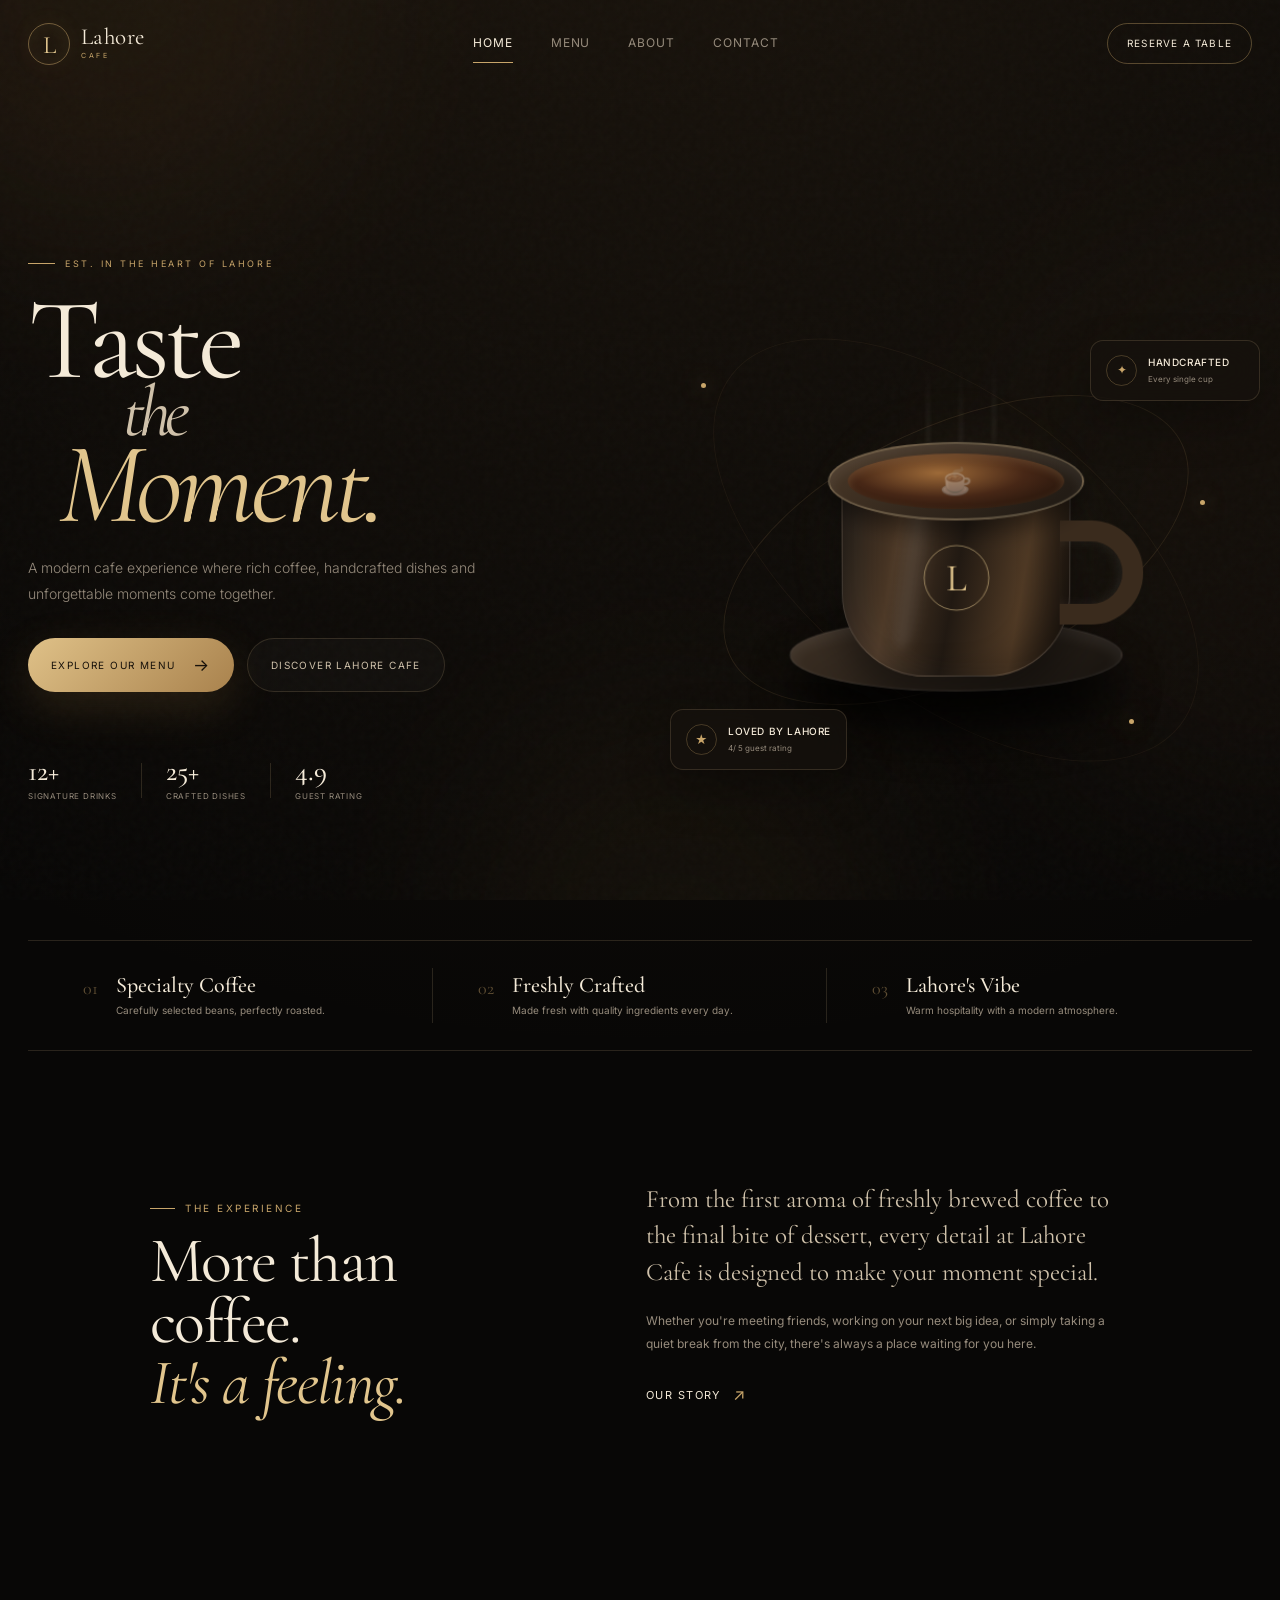
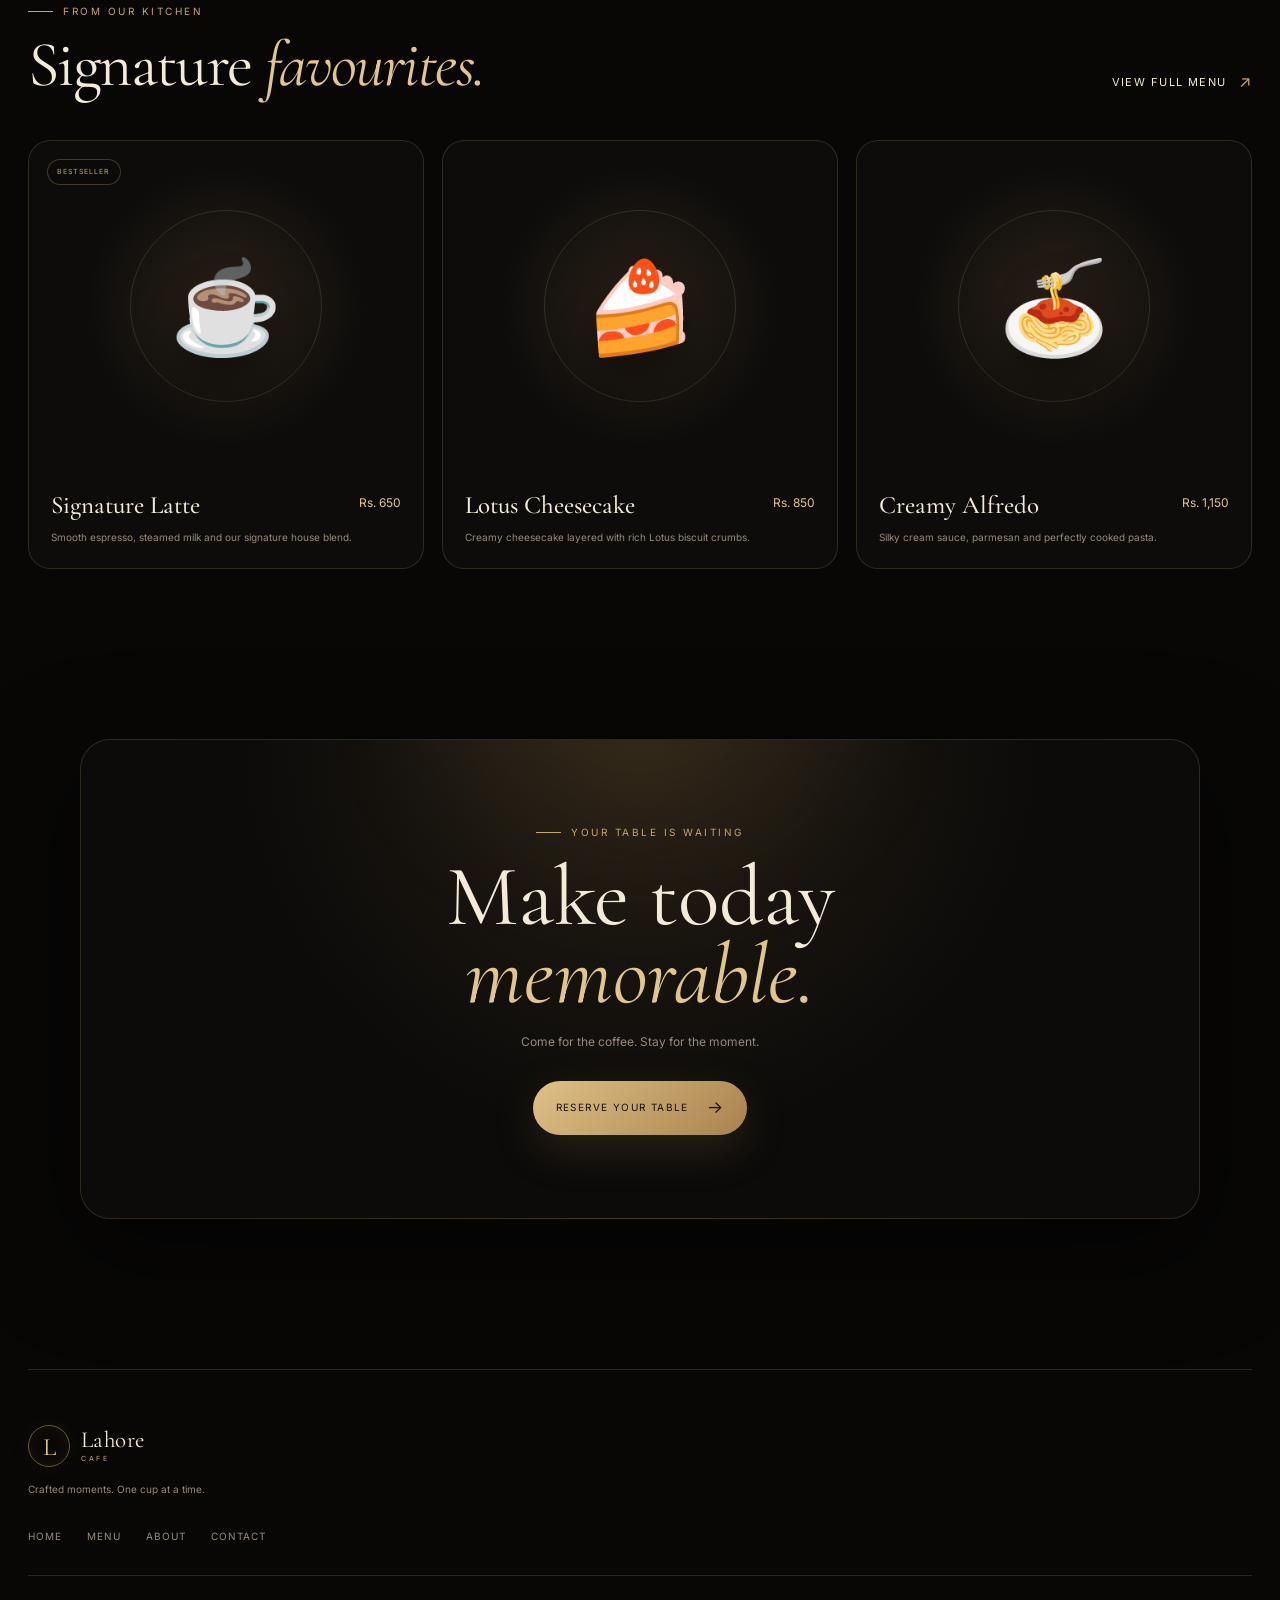
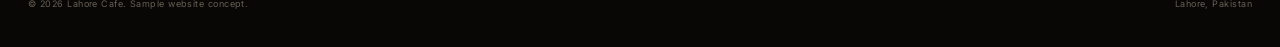
<file: index.html>
<!DOCTYPE html>
<html lang="en">
<head>
    <meta charset="UTF-8">

    <meta
        name="viewport"
        content="width=device-width, initial-scale=1.0"
    >

    <meta
        name="description"
        content="Lahore Cafe — a premium café experience in the heart of Lahore."
    >

    <title>Lahore Cafe — Taste The Moment</title>

    <!-- Google Fonts -->
    <link rel="preconnect" href="https://fonts.googleapis.com">
    <link rel="preconnect" href="https://fonts.gstatic.com" crossorigin>

    <link
        href="https://fonts.googleapis.com/css2?family=Cormorant+Garamond:wght@400;500;600;700&family=Inter:wght@300;400;500;600&display=swap"
        rel="stylesheet"
    >

    <!-- Main CSS -->
    <link rel="stylesheet" href="style.css">
</head>

<body>

    <!-- =====================================================
         BACKGROUND
    ====================================================== -->

    <div class="ambient-background">

        <div class="ambient-glow glow-one"></div>
        <div class="ambient-glow glow-two"></div>
        <div class="ambient-glow glow-three"></div>

        <div class="grain"></div>

    </div>


    <!-- =====================================================
         NAVIGATION
    ====================================================== -->

    <header class="navbar" id="navbar">

        <a href="index.html" class="logo">
            <span class="logo-mark">L</span>

            <span class="logo-text">
                Lahore
                <small>Cafe</small>
            </span>
        </a>


        <nav class="nav-links" id="navLinks">

            <a href="index.html" class="active">
                Home
            </a>

            <a href="menu.html">
                Menu
            </a>

            <a href="about.html">
                About
            </a>

            <a href="contact.html">
                Contact
            </a>

        </nav>


        <a href="contact.html" class="nav-button">
            Reserve a Table
        </a>


        <button
            class="menu-toggle"
            id="menuToggle"
            aria-label="Open navigation"
        >
            <span></span>
            <span></span>
            <span></span>
        </button>

    </header>



    <!-- =====================================================
         HERO
    ====================================================== -->

    <main>

        <section class="hero">

            <!-- Left content -->

            <div class="hero-content">

                <div class="hero-eyebrow">
                    <span></span>
                    EST. IN THE HEART OF LAHORE
                </div>


                <h1 class="hero-title">

                    Taste
                    <span>the</span>

                    <em>
                        Moment.
                    </em>

                </h1>


                <p class="hero-description">

                    A modern cafe experience where rich coffee,
                    handcrafted dishes and unforgettable moments
                    come together.

                </p>


                <div class="hero-actions">

                    <a
                        href="menu.html"
                        class="btn btn-primary"
                    >
                        Explore Our Menu

                        <span class="btn-arrow">
                            →
                        </span>
                    </a>


                    <a
                        href="about.html"
                        class="btn btn-ghost"
                    >
                        Discover Lahore Cafe
                    </a>

                </div>


                <!-- Mini stats -->

                <div class="hero-stats">

                    <div class="stat">

                        <strong>
                            12+
                        </strong>

                        <span>
                            Signature Drinks
                        </span>

                    </div>


                    <div class="stat-line"></div>


                    <div class="stat">

                        <strong>
                            25+
                        </strong>

                        <span>
                            Crafted Dishes
                        </span>

                    </div>


                    <div class="stat-line"></div>


                    <div class="stat">

                        <strong>
                            4.9
                        </strong>

                        <span>
                            Guest Rating
                        </span>

                    </div>

                </div>

            </div>



            <!-- =================================================
                 3D COFFEE OBJECT
            ================================================== -->

            <div class="hero-visual">

                <div class="visual-orbit orbit-one"></div>
                <div class="visual-orbit orbit-two"></div>


                <div class="floating-card card-top">

                    <span class="card-icon">
                        ✦
                    </span>

                    <div>
                        <strong>
                            Handcrafted
                        </strong>

                        <small>
                            Every single cup
                        </small>
                    </div>

                </div>


                <!-- Coffee stage -->

                <div
                    class="coffee-stage"
                    id="coffeeStage"
                >

                    <div class="coffee-shadow"></div>


                    <div class="coffee-cup">

                        <div class="cup-rim">

                            <div class="coffee-liquid">

                                <div class="coffee-latte">
                                    ☕
                                </div>

                            </div>

                        </div>


                        <div class="cup-body">

                            <div class="cup-highlight"></div>

                            <div class="cup-logo">
                                L
                            </div>

                        </div>


                        <div class="cup-handle"></div>

                    </div>


                    <!-- Saucer -->

                    <div class="coffee-saucer"></div>


                    <!-- Steam -->

                    <div class="steam steam-one"></div>
                    <div class="steam steam-two"></div>
                    <div class="steam steam-three"></div>

                </div>



                <div class="floating-card card-bottom">

                    <span class="rating-star">
                        ★
                    </span>

                    <div>
                        <strong>
                            Loved by Lahore
                        </strong>

                        <small>
                            4/ 5 guest rating
                        </small>
                    </div>

                </div>


                <!-- Decorative floating dots -->

                <span class="floating-dot dot-one"></span>
                <span class="floating-dot dot-two"></span>
                <span class="floating-dot dot-three"></span>

            </div>

        </section>



        <!-- =====================================================
             FEATURE STRIP
        ====================================================== -->

        <section class="feature-strip">

            <div class="feature-item">

                <span class="feature-number">
                    01
                </span>

                <div>
                    <h3>
                        Specialty Coffee
                    </h3>

                    <p>
                        Carefully selected beans,
                        perfectly roasted.
                    </p>
                </div>

            </div>


            <div class="feature-item">

                <span class="feature-number">
                    02
                </span>

                <div>
                    <h3>
                        Freshly Crafted
                    </h3>

                    <p>
                        Made fresh with quality
                        ingredients every day.
                    </p>
                </div>

            </div>


            <div class="feature-item">

                <span class="feature-number">
                    03
                </span>

                <div>
                    <h3>
                        Lahore's Vibe
                    </h3>

                    <p>
                        Warm hospitality with
                        a modern atmosphere.
                    </p>
                </div>

            </div>

        </section>



        <!-- =====================================================
             INTRO SECTION
        ====================================================== -->

        <section class="intro-section">

            <div class="section-heading">

                <span class="section-label">
                    THE EXPERIENCE
                </span>

                <h2>
                    More than coffee.
                    <br>
                    <em>
                        It's a feeling.
                    </em>
                </h2>

            </div>


            <div class="intro-content">

                <p class="intro-large">

                    From the first aroma of freshly brewed
                    coffee to the final bite of dessert,
                    every detail at Lahore Cafe is designed
                    to make your moment special.

                </p>


                <p>

                    Whether you're meeting friends, working
                    on your next big idea, or simply taking
                    a quiet break from the city, there's
                    always a place waiting for you here.

                </p>


                <a
                    href="about.html"
                    class="text-link"
                >
                    Our Story
                    <span>↗</span>
                </a>

            </div>

        </section>



        <!-- =====================================================
             SIGNATURE MENU PREVIEW
        ====================================================== -->

        <section class="signature-section">

            <div class="section-top">

                <div>

                    <span class="section-label">
                        FROM OUR KITCHEN
                    </span>

                    <h2>
                        Signature
                        <em>
                            favourites.
                        </em>
                    </h2>

                </div>


                <a
                    href="menu.html"
                    class="text-link"
                >
                    View Full Menu
                    <span>↗</span>
                </a>

            </div>



            <div class="menu-preview-grid">

                <!-- Item 1 -->

                <article class="menu-card">

                    <div class="menu-image coffee-image">

                        <span>
                            ☕
                        </span>

                        <div class="menu-badge">
                            BESTSELLER
                        </div>

                    </div>


                    <div class="menu-card-content">

                        <div class="menu-title-row">

                            <h3>
                                Signature Latte
                            </h3>

                            <span>
                                Rs. 650
                            </span>

                        </div>

                        <p>
                            Smooth espresso, steamed milk
                            and our signature house blend.
                        </p>

                    </div>

                </article>



                <!-- Item 2 -->

                <article class="menu-card">

                    <div class="menu-image dessert-image">

                        <span>
                            🍰
                        </span>

                    </div>


                    <div class="menu-card-content">

                        <div class="menu-title-row">

                            <h3>
                                Lotus Cheesecake
                            </h3>

                            <span>
                                Rs. 850
                            </span>

                        </div>

                        <p>
                            Creamy cheesecake layered with
                            rich Lotus biscuit crumbs.
                        </p>

                    </div>

                </article>



                <!-- Item 3 -->

                <article class="menu-card">

                    <div class="menu-image pasta-image">

                        <span>
                            🍝
                        </span>

                    </div>


                    <div class="menu-card-content">

                        <div class="menu-title-row">

                            <h3>
                                Creamy Alfredo
                            </h3>

                            <span>
                                Rs. 1,150
                            </span>

                        </div>

                        <p>
                            Silky cream sauce, parmesan and
                            perfectly cooked pasta.
                        </p>

                    </div>

                </article>

            </div>

        </section>



        <!-- =====================================================
             CTA
        ====================================================== -->

        <section class="cta-section">

            <div class="cta-glow"></div>

            <span class="section-label">
                YOUR TABLE IS WAITING
            </span>

            <h2>
                Make today
                <em>
                    memorable.
                </em>
            </h2>

            <p>
                Come for the coffee.
                Stay for the moment.
            </p>

            <a
                href="contact.html"
                class="btn btn-primary"
            >
                Reserve Your Table

                <span class="btn-arrow">
                    →
                </span>
            </a>

        </section>

    </main>



    <!-- =====================================================
         FOOTER
    ====================================================== -->

    <footer class="footer">

        <div class="footer-brand">

            <a
                href="index.html"
                class="logo"
            >

                <span class="logo-mark">
                    L
                </span>

                <span class="logo-text">
                    Lahore
                    <small>
                        Cafe
                    </small>
                </span>

            </a>

            <p>
                Crafted moments.
                One cup at a time.
            </p>

        </div>


        <div class="footer-links">

            <a href="index.html">
                Home
            </a>

            <a href="menu.html">
                Menu
            </a>

            <a href="about.html">
                About
            </a>

            <a href="contact.html">
                Contact
            </a>

        </div>


        <div class="footer-bottom">

            <span>
                © 2026 Lahore Cafe.
                Sample website concept.
            </span>

            <span>
                Lahore, Pakistan
            </span>

        </div>

    </footer>



    <!-- Main JavaScript -->
    <script src="script.js"></script>

</body>
</html>
</file>
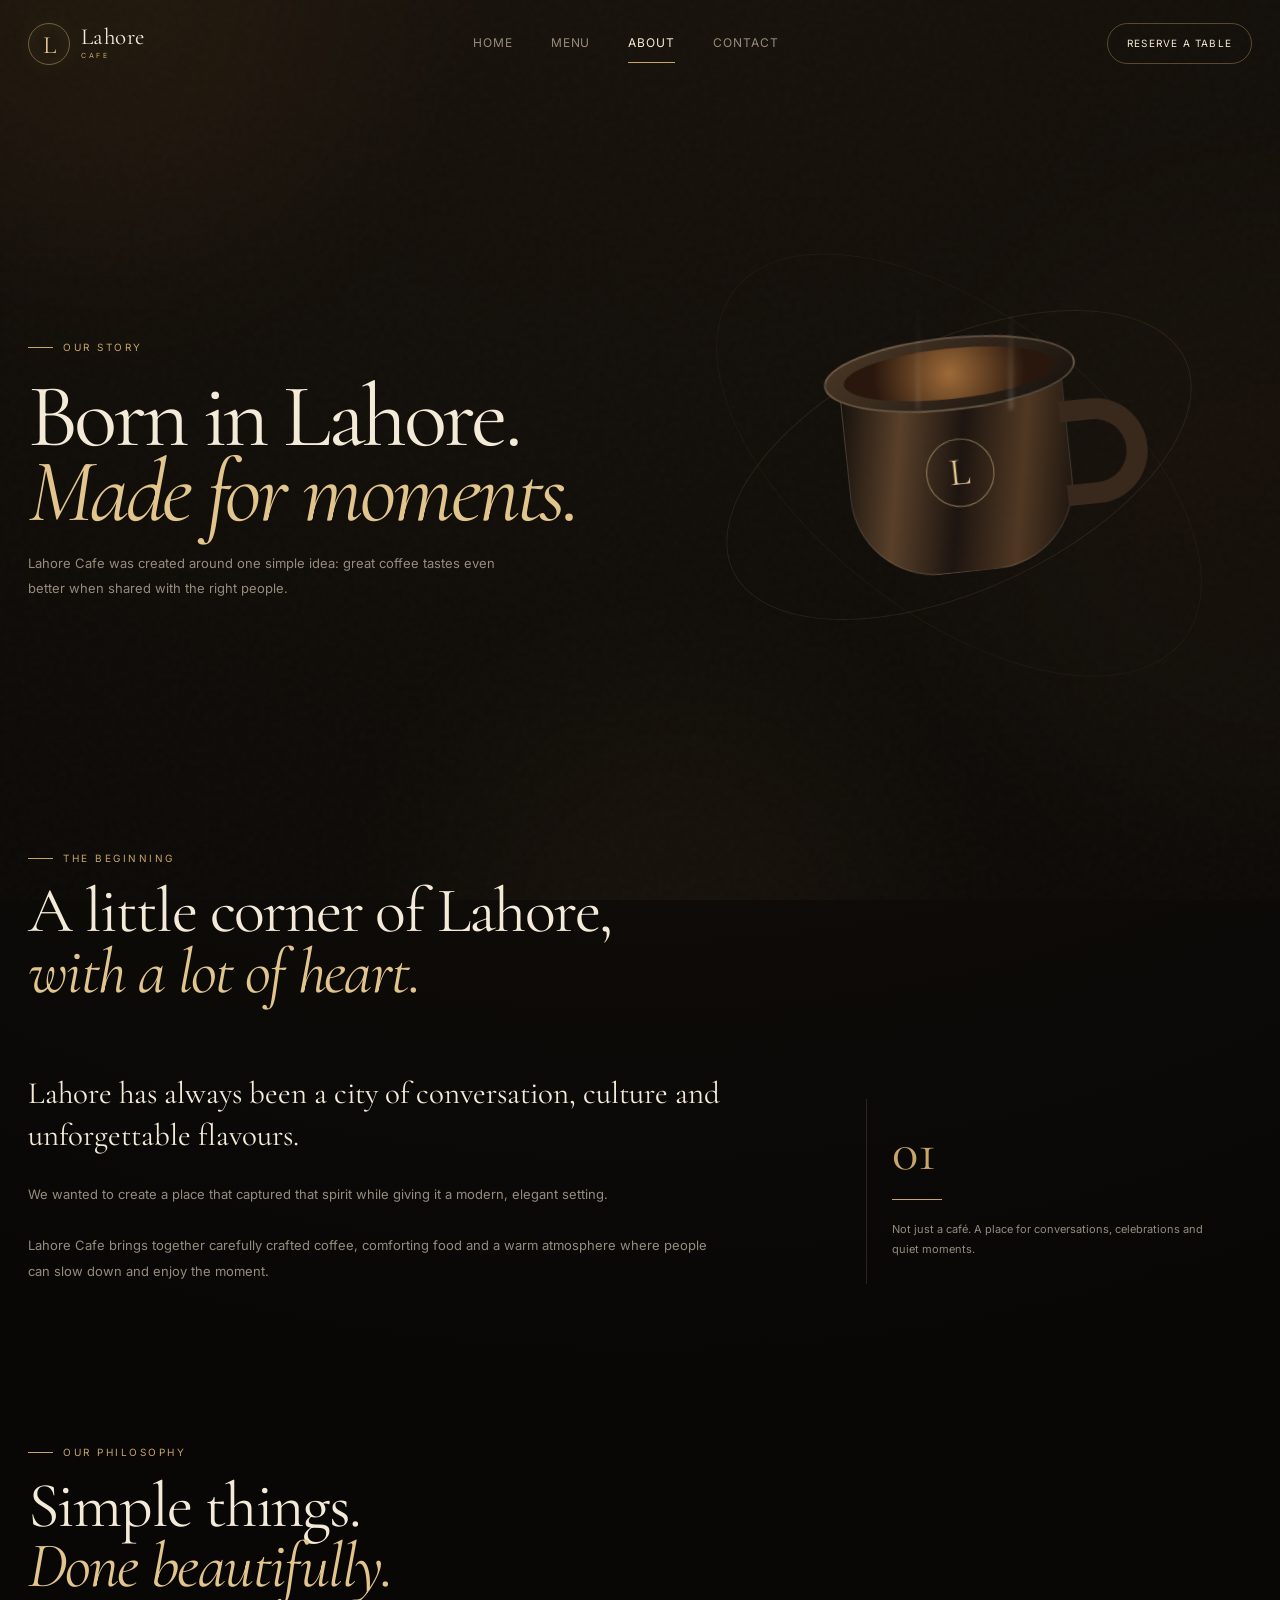
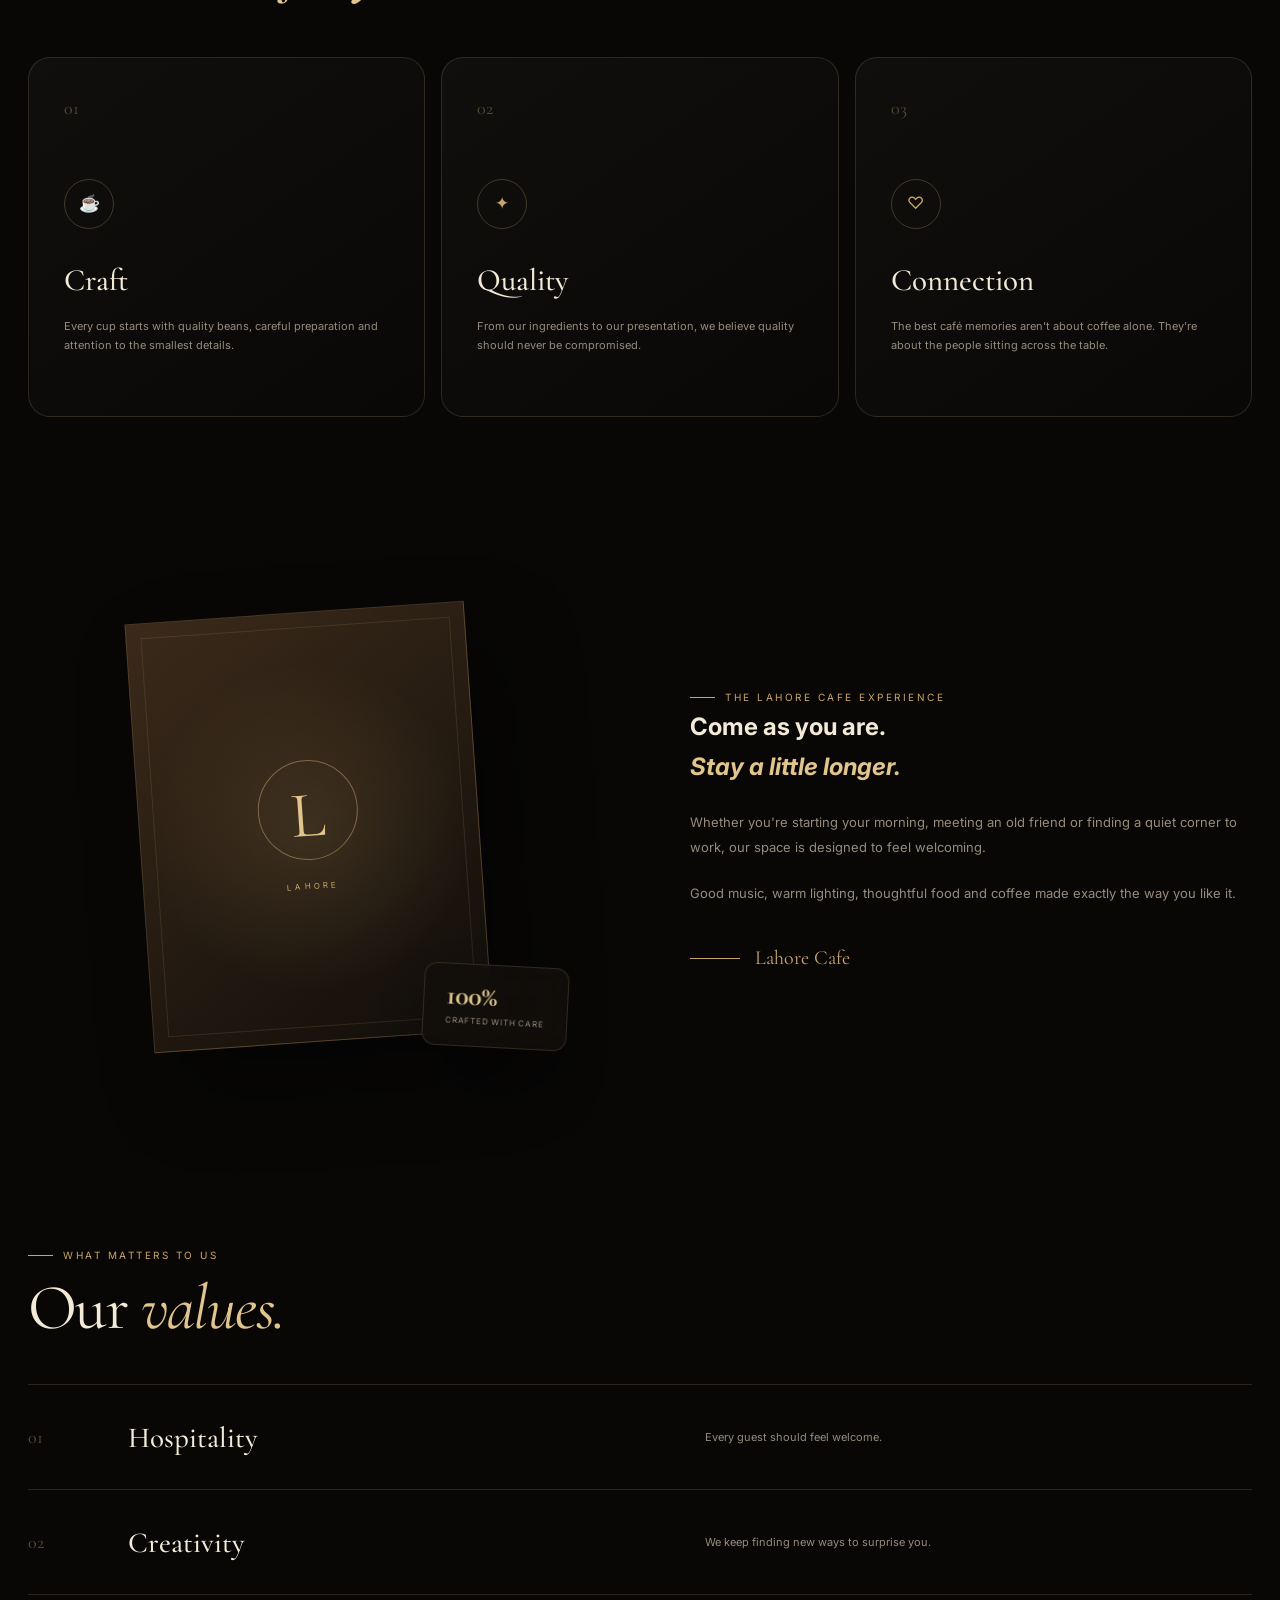
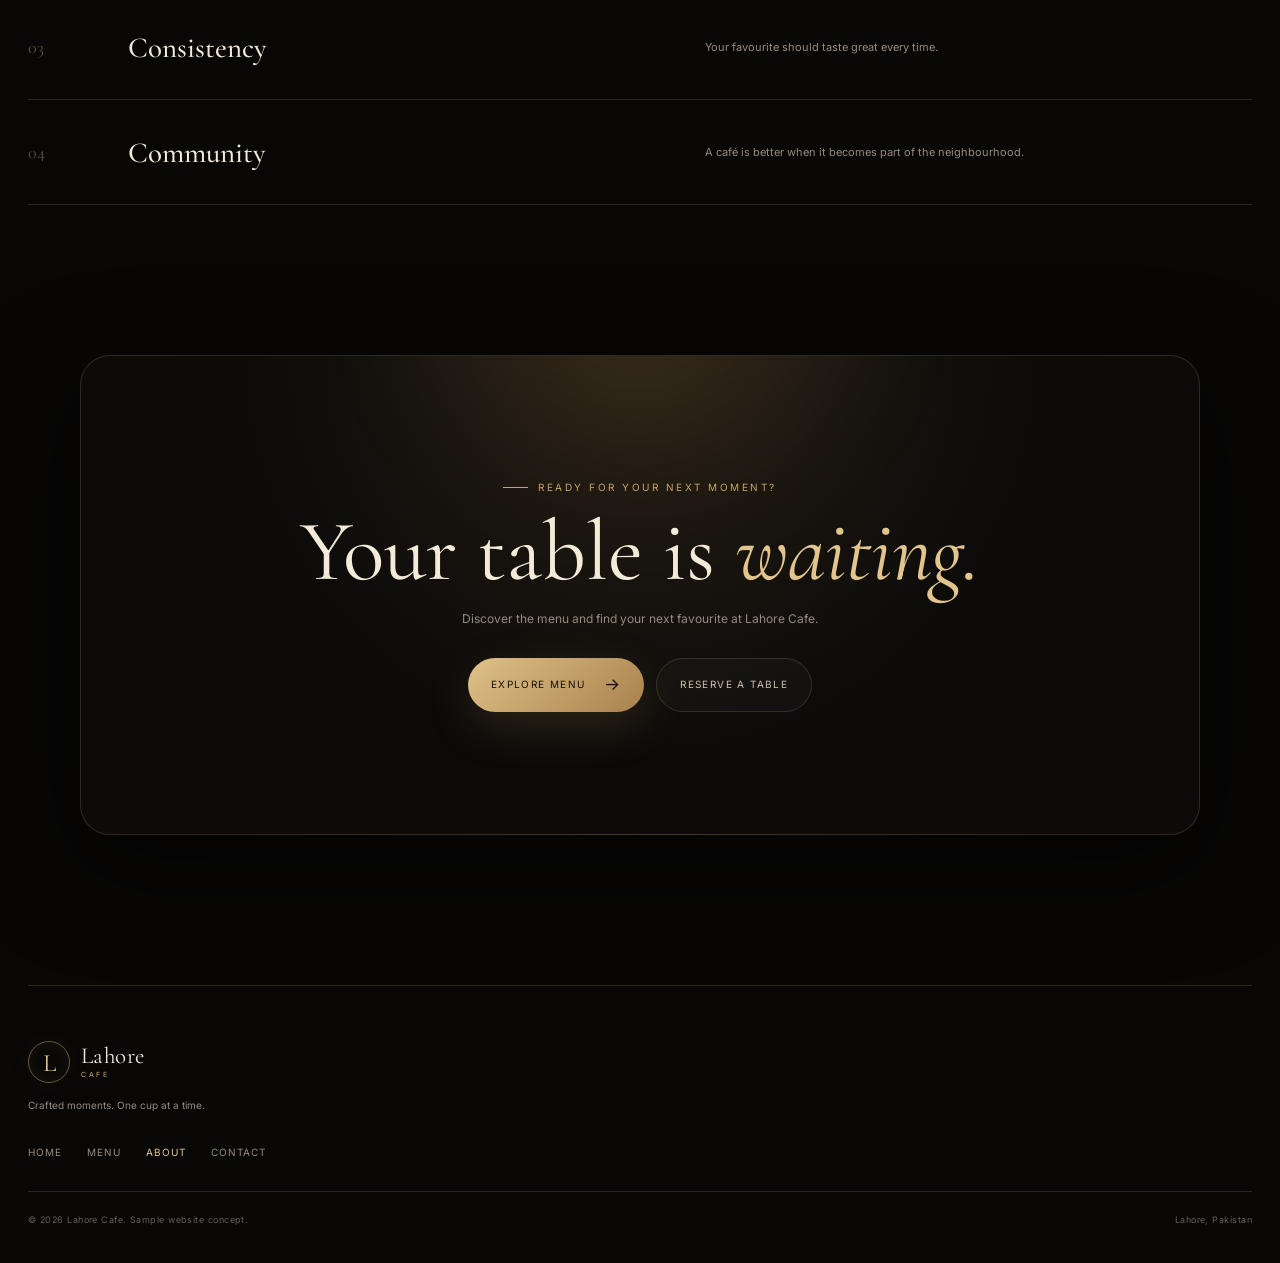
<file: about.html>
<!DOCTYPE html>
<html lang="en">

<head>

    <meta charset="UTF-8">

    <meta
        name="viewport"
        content="width=device-width, initial-scale=1.0"
    >

    <meta
        name="description"
        content="Discover the story, philosophy and experience behind Lahore Cafe."
    >

    <title>About — Lahore Cafe</title>

    <!-- Google Fonts -->
    <link rel="preconnect" href="https://fonts.googleapis.com">
    <link
        rel="preconnect"
        href="https://fonts.gstatic.com"
        crossorigin
    >

    <link
        href="https://fonts.googleapis.com/css2?family=Cormorant+Garamond:wght@400;500;600;700&family=Inter:wght@300;400;500;600&display=swap"
        rel="stylesheet"
    >

    <!-- Main stylesheet -->
    <link rel="stylesheet" href="style.css">

</head>


<body class="about-page">

    <!-- =====================================================
         AMBIENT BACKGROUND
    ====================================================== -->

    <div class="ambient-background">

        <div class="ambient-glow glow-one"></div>
        <div class="ambient-glow glow-two"></div>
        <div class="ambient-glow glow-three"></div>

        <div class="grain"></div>

    </div>



    <!-- =====================================================
         NAVBAR
    ====================================================== -->

    <header class="navbar" id="navbar">

        <a
            href="index.html"
            class="logo"
        >

            <span class="logo-mark">
                L
            </span>

            <span class="logo-text">
                Lahore
                <small>
                    Cafe
                </small>
            </span>

        </a>


        <nav
            class="nav-links"
            id="navLinks"
        >

            <a href="index.html">
                Home
            </a>

            <a href="menu.html">
                Menu
            </a>

            <a
                href="about.html"
                class="active"
            >
                About
            </a>

            <a href="contact.html">
                Contact
            </a>

        </nav>


        <a
            href="contact.html"
            class="nav-button"
        >
            Reserve a Table
        </a>


        <button
            class="menu-toggle"
            id="menuToggle"
            aria-label="Open navigation"
            type="button"
        >

            <span></span>
            <span></span>
            <span></span>

        </button>

    </header>



    <!-- =====================================================
         ABOUT HERO
    ====================================================== -->

    <main>

        <section class="page-hero about-hero">

            <div class="page-hero-content">

                <span class="section-label">
                    OUR STORY
                </span>


                <h1>
                    Born in Lahore.
                    <br>

                    <em>
                        Made for moments.
                    </em>
                </h1>


                <p>

                    Lahore Cafe was created around one simple
                    idea: great coffee tastes even better when
                    shared with the right people.

                </p>

            </div>


            <!-- Decorative 3D object -->

            <div class="about-hero-object">

                <div class="about-orbit orbit-one"></div>

                <div class="about-orbit orbit-two"></div>


                <div class="about-cup">

                    <div class="about-cup-rim">

                        <div class="about-coffee"></div>

                    </div>


                    <div class="about-cup-body">

                        <span>
                            L
                        </span>

                    </div>

                    <div class="about-cup-handle"></div>

                </div>


                <div class="about-steam steam-one"></div>
                <div class="about-steam steam-two"></div>
                <div class="about-steam steam-three"></div>

            </div>

        </section>



        <!-- =====================================================
             INTRO STORY
        ====================================================== -->

        <section class="about-story section-shell">

            <div class="section-heading">

                <span class="section-label">
                    THE BEGINNING
                </span>

                <h2>
                    A little corner of Lahore,
                    <br>

                    <em>
                        with a lot of heart.
                    </em>
                </h2>

            </div>


            <div class="story-grid">

                <div class="story-main">

                    <p class="story-lead">

                        Lahore has always been a city of
                        conversation, culture and unforgettable
                        flavours.

                    </p>


                    <p>

                        We wanted to create a place that captured
                        that spirit while giving it a modern,
                        elegant setting.

                    </p>


                    <p>

                        Lahore Cafe brings together carefully
                        crafted coffee, comforting food and a
                        warm atmosphere where people can slow
                        down and enjoy the moment.

                    </p>

                </div>


                <div class="story-side">

                    <div class="story-number">
                        01
                    </div>

                    <div class="story-line"></div>

                    <p>

                        Not just a café.
                        A place for conversations,
                        celebrations and quiet moments.

                    </p>

                </div>

            </div>

        </section>



        <!-- =====================================================
             PHILOSOPHY
        ====================================================== -->

        <section class="philosophy-section section-shell">

            <div class="philosophy-intro">

                <span class="section-label">
                    OUR PHILOSOPHY
                </span>

                <h2>
                    Simple things.
                    <br>

                    <em>
                        Done beautifully.
                    </em>
                </h2>

            </div>


            <div class="philosophy-grid">

                <!-- Philosophy 1 -->

                <article class="philosophy-card">

                    <span class="philosophy-number">
                        01
                    </span>


                    <div class="philosophy-icon">
                        ☕
                    </div>


                    <h3>
                        Craft
                    </h3>


                    <p>

                        Every cup starts with quality beans,
                        careful preparation and attention to
                        the smallest details.

                    </p>

                </article>



                <!-- Philosophy 2 -->

                <article class="philosophy-card">

                    <span class="philosophy-number">
                        02
                    </span>


                    <div class="philosophy-icon">
                        ✦
                    </div>


                    <h3>
                        Quality
                    </h3>


                    <p>

                        From our ingredients to our presentation,
                        we believe quality should never be
                        compromised.

                    </p>

                </article>



                <!-- Philosophy 3 -->

                <article class="philosophy-card">

                    <span class="philosophy-number">
                        03
                    </span>


                    <div class="philosophy-icon">
                        ♡
                    </div>


                    <h3>
                        Connection
                    </h3>


                    <p>

                        The best café memories aren't about
                        coffee alone. They're about the people
                        sitting across the table.

                    </p>

                </article>

            </div>

        </section>



        <!-- =====================================================
             EXPERIENCE SECTION
        ====================================================== -->

        <section class="experience-section section-shell">

            <div class="experience-visual">

                <div class="experience-frame">

                    <div class="experience-inner">

                        <span class="experience-symbol">
                            L
                        </span>

                        <span class="experience-caption">
                            LAHORE
                        </span>

                    </div>

                </div>


                <div class="experience-floating-card">

                    <strong>
                        100%
                    </strong>

                    <span>
                        Crafted with care
                    </span>

                </div>

            </div>


            <div class="experience-content">

                <span class="section-label">
                    THE LAHORE CAFE EXPERIENCE
                </span>


                <h2>
                    Come as you are.
                    <br>

                    <em>
                        Stay a little longer.
                    </em>
                </h2>


                <p>

                    Whether you're starting your morning,
                    meeting an old friend or finding a quiet
                    corner to work, our space is designed
                    to feel welcoming.

                </p>


                <p>

                    Good music, warm lighting, thoughtful
                    food and coffee made exactly the way
                    you like it.

                </p>


                <div class="experience-signature">

                    <span class="signature-line"></span>

                    <span>
                        Lahore Cafe
                    </span>

                </div>

            </div>

        </section>



        <!-- =====================================================
             VALUES
        ====================================================== -->

        <section class="values-section section-shell">

            <div class="section-top">

                <div>

                    <span class="section-label">
                        WHAT MATTERS TO US
                    </span>

                    <h2>
                        Our
                        <em>
                            values.
                        </em>
                    </h2>

                </div>

            </div>


            <div class="values-list">

                <div class="value-row">

                    <span class="value-number">
                        01
                    </span>

                    <h3>
                        Hospitality
                    </h3>

                    <p>
                        Every guest should feel welcome.
                    </p>

                </div>


                <div class="value-row">

                    <span class="value-number">
                        02
                    </span>

                    <h3>
                        Creativity
                    </h3>

                    <p>
                        We keep finding new ways to surprise you.
                    </p>

                </div>


                <div class="value-row">

                    <span class="value-number">
                        03
                    </span>

                    <h3>
                        Consistency
                    </h3>

                    <p>
                        Your favourite should taste great every time.
                    </p>

                </div>


                <div class="value-row">

                    <span class="value-number">
                        04
                    </span>

                    <h3>
                        Community
                    </h3>

                    <p>
                        A café is better when it becomes part of the neighbourhood.
                    </p>

                </div>

            </div>

        </section>



        <!-- =====================================================
             ABOUT CTA
        ====================================================== -->

        <section class="cta-section about-cta">

            <div class="cta-glow"></div>


            <span class="section-label">
                READY FOR YOUR NEXT MOMENT?
            </span>


            <h2>

                Your table is
                <em>
                    waiting.
                </em>

            </h2>


            <p>

                Discover the menu and find your next
                favourite at Lahore Cafe.

            </p>


            <div class="cta-actions">

                <a
                    href="menu.html"
                    class="btn btn-primary"
                >
                    Explore Menu

                    <span class="btn-arrow">
                        →
                    </span>

                </a>


                <a
                    href="contact.html"
                    class="btn btn-ghost"
                >
                    Reserve a Table
                </a>

            </div>

        </section>

    </main>



    <!-- =====================================================
         FOOTER
    ====================================================== -->

    <footer class="footer">

        <div class="footer-brand">

            <a
                href="index.html"
                class="logo"
            >

                <span class="logo-mark">
                    L
                </span>

                <span class="logo-text">
                    Lahore
                    <small>
                        Cafe
                    </small>
                </span>

            </a>


            <p>
                Crafted moments.
                One cup at a time.
            </p>

        </div>


        <div class="footer-links">

            <a href="index.html">
                Home
            </a>

            <a href="menu.html">
                Menu
            </a>

            <a
                href="about.html"
                class="active"
            >
                About
            </a>

            <a href="contact.html">
                Contact
            </a>

        </div>


        <div class="footer-bottom">

            <span>
                © 2026 Lahore Cafe.
                Sample website concept.
            </span>

            <span>
                Lahore, Pakistan
            </span>

        </div>

    </footer>



    <!-- =====================================================
         JAVASCRIPT
    ====================================================== -->

    <script src="script.js"></script>

</body>

</html>
</file>
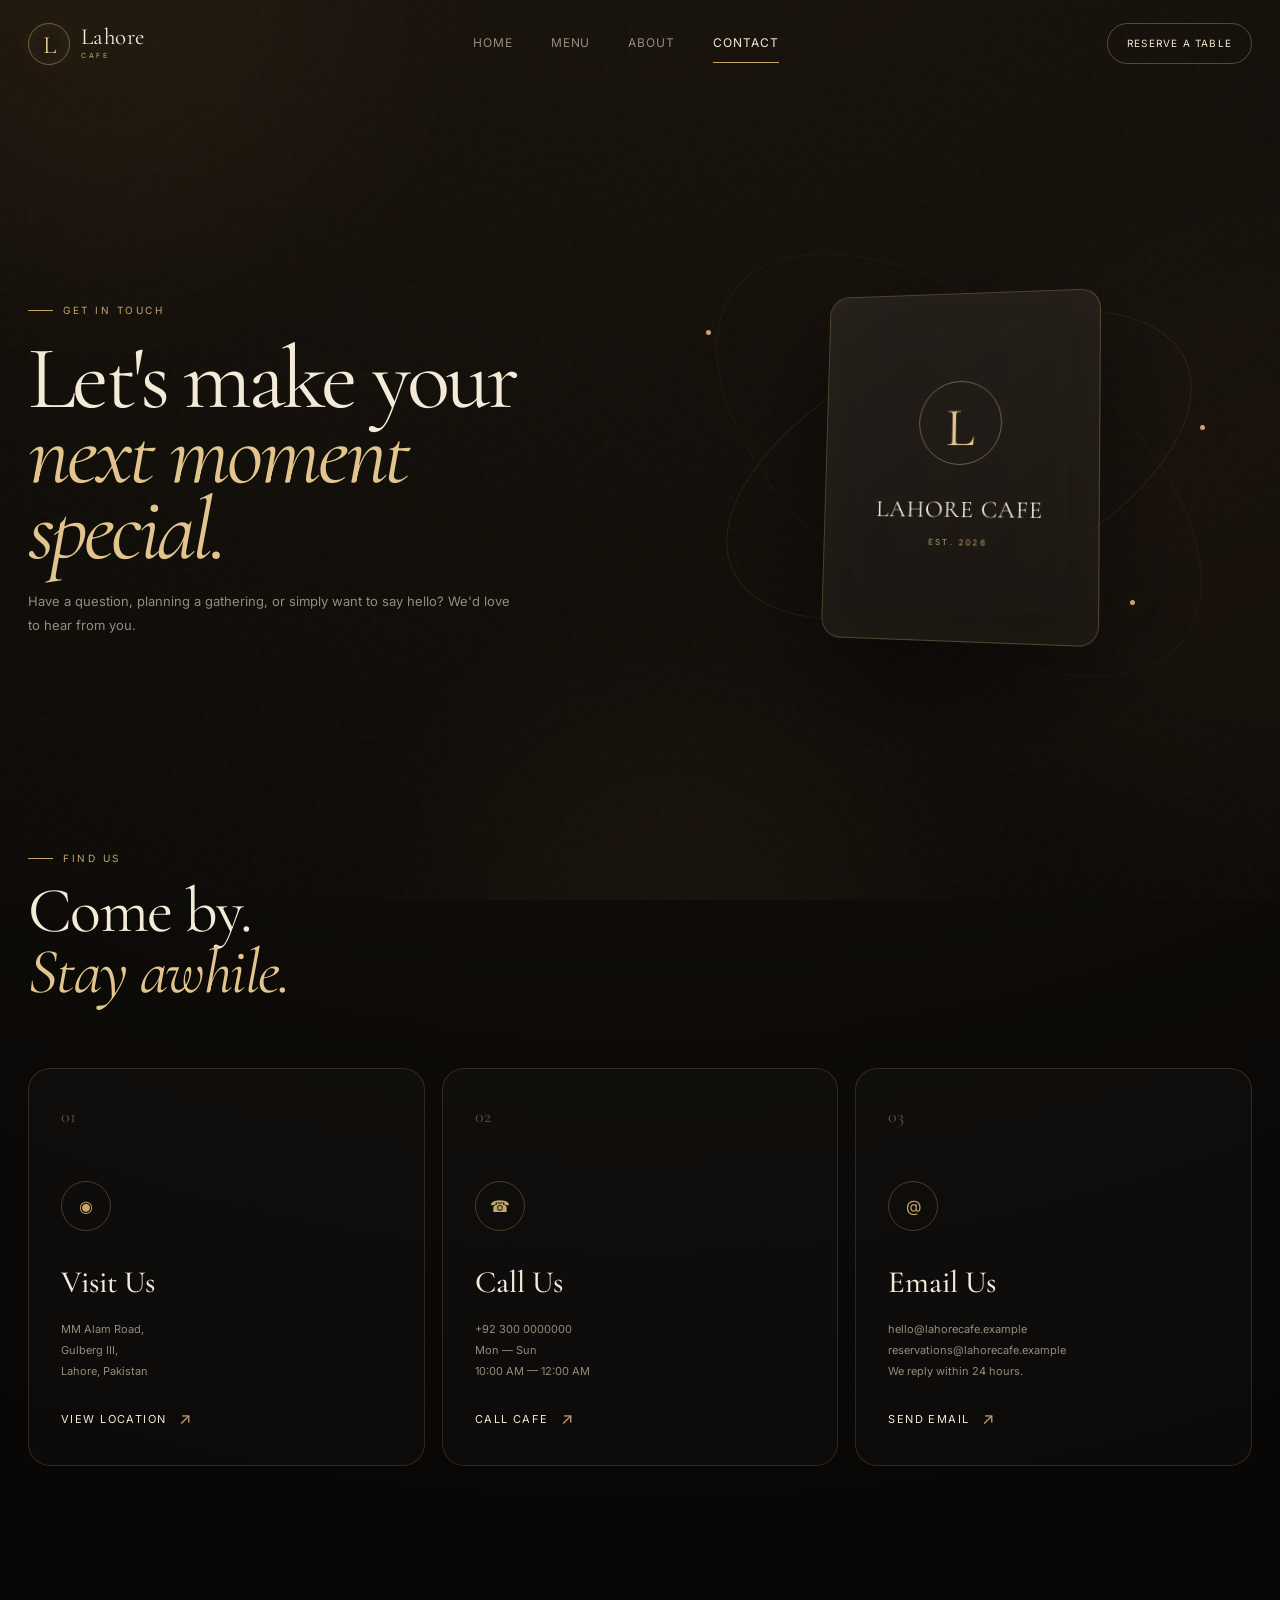
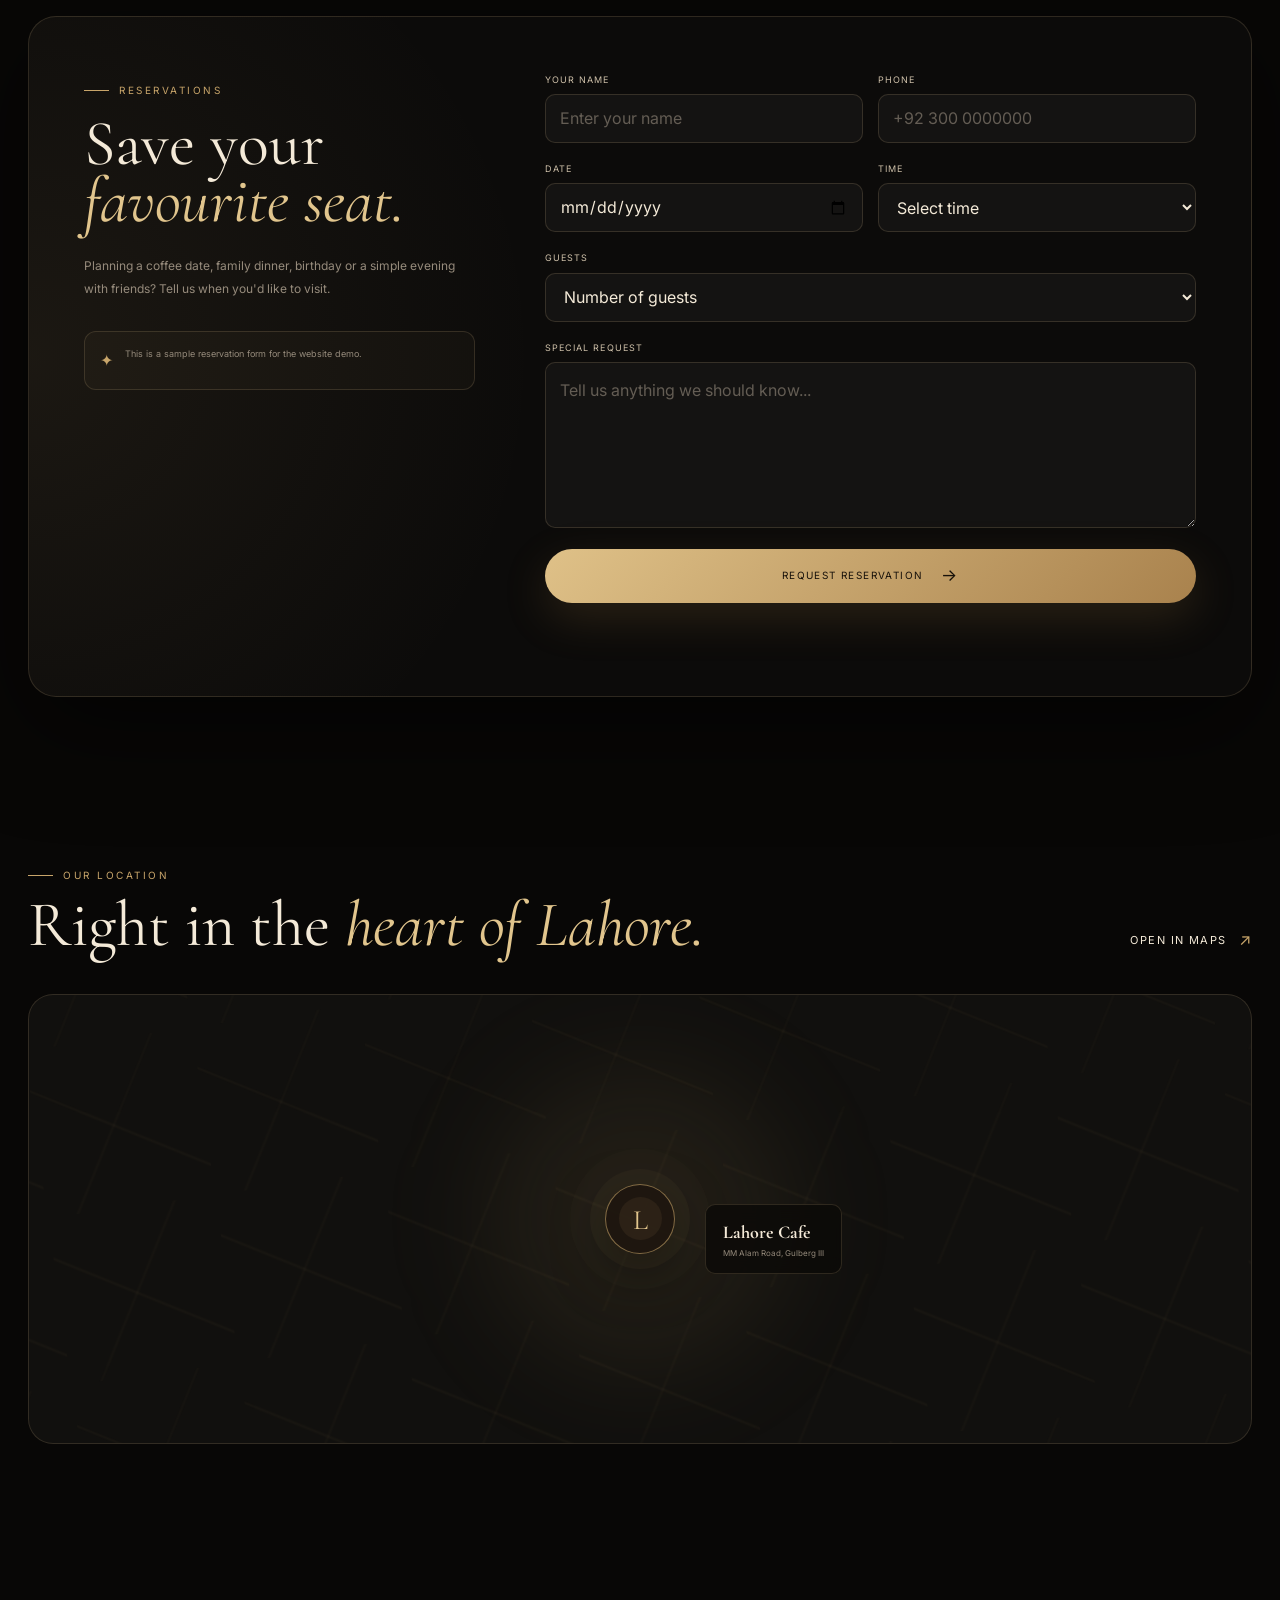
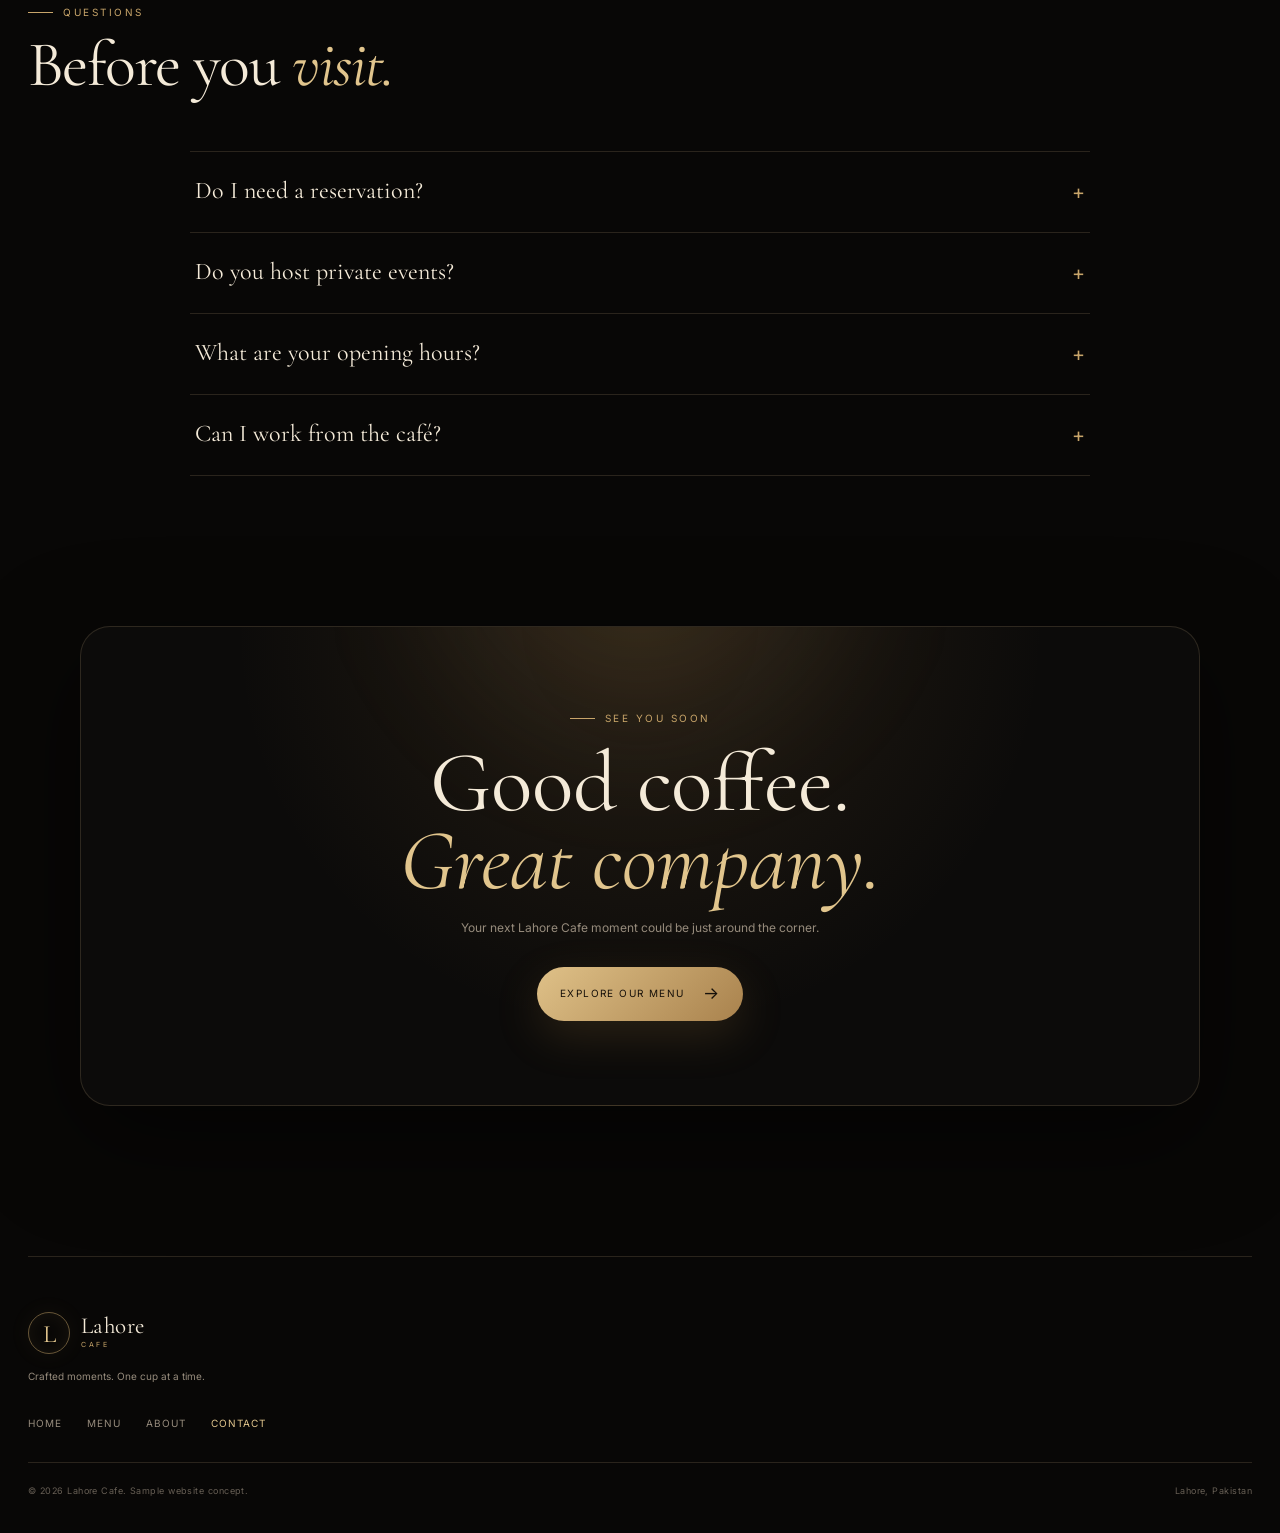
<file: contact.html>
<!DOCTYPE html>
<html lang="en">

<head>

    <meta charset="UTF-8">

    <meta
        name="viewport"
        content="width=device-width, initial-scale=1.0"
    >

    <meta
        name="description"
        content="Contact Lahore Cafe, reserve a table and plan your next visit."
    >

    <title>Contact — Lahore Cafe</title>


    <!-- Google Fonts -->

    <link rel="preconnect" href="https://fonts.googleapis.com">

    <link
        rel="preconnect"
        href="https://fonts.gstatic.com"
        crossorigin
    >

    <link
        href="https://fonts.googleapis.com/css2?family=Cormorant+Garamond:wght@400;500;600;700&family=Inter:wght@300;400;500;600&display=swap"
        rel="stylesheet"
    >


    <!-- Main CSS -->

    <link
        rel="stylesheet"
        href="style.css"
    >

</head>


<body class="contact-page">


    <!-- =====================================================
         AMBIENT BACKGROUND
    ====================================================== -->

    <div class="ambient-background">

        <div class="ambient-glow glow-one"></div>

        <div class="ambient-glow glow-two"></div>

        <div class="ambient-glow glow-three"></div>

        <div class="grain"></div>

    </div>



    <!-- =====================================================
         NAVBAR
    ====================================================== -->

    <header
        class="navbar"
        id="navbar"
    >

        <a
            href="index.html"
            class="logo"
        >

            <span class="logo-mark">
                L
            </span>

            <span class="logo-text">

                Lahore

                <small>
                    Cafe
                </small>

            </span>

        </a>


        <nav
            class="nav-links"
            id="navLinks"
        >

            <a href="index.html">
                Home
            </a>

            <a href="menu.html">
                Menu
            </a>

            <a href="about.html">
                About
            </a>

            <a
                href="contact.html"
                class="active"
            >
                Contact
            </a>

        </nav>


        <a
            href="#reservation"
            class="nav-button"
        >
            Reserve a Table
        </a>


        <button
            class="menu-toggle"
            id="menuToggle"
            type="button"
            aria-label="Open navigation"
        >

            <span></span>

            <span></span>

            <span></span>

        </button>

    </header>



    <!-- =====================================================
         MAIN
    ====================================================== -->

    <main>


        <!-- =================================================
             CONTACT HERO
        ================================================== -->

        <section class="page-hero contact-hero">

            <div class="page-hero-content">

                <span class="section-label">
                    GET IN TOUCH
                </span>


                <h1>

                    Let's make your
                    <br>

                    <em>
                        next moment special.
                    </em>

                </h1>


                <p>

                    Have a question, planning a gathering,
                    or simply want to say hello?
                    We'd love to hear from you.

                </p>

            </div>


            <!-- Decorative 3D contact object -->

            <div class="contact-hero-object">

                <div class="contact-orbit orbit-one"></div>

                <div class="contact-orbit orbit-two"></div>


                <div class="contact-glass-card">

                    <span class="contact-card-symbol">
                        L
                    </span>


                    <span class="contact-card-title">
                        LAHORE CAFE
                    </span>


                    <span class="contact-card-subtitle">
                        EST. 2026
                    </span>

                </div>


                <span class="contact-floating-dot dot-one"></span>

                <span class="contact-floating-dot dot-two"></span>

                <span class="contact-floating-dot dot-three"></span>

            </div>

        </section>



        <!-- =================================================
             CONTACT INFORMATION
        ================================================== -->

        <section class="contact-information section-shell">

            <div class="section-heading">

                <span class="section-label">
                    FIND US
                </span>


                <h2>

                    Come by.
                    <br>

                    <em>
                        Stay awhile.
                    </em>

                </h2>

            </div>


            <div class="contact-info-grid">


                <!-- LOCATION -->

                <article class="contact-info-card">

                    <span class="contact-info-number">
                        01
                    </span>


                    <div class="contact-info-icon">
                        ◉
                    </div>


                    <h3>
                        Visit Us
                    </h3>


                    <p>

                        MM Alam Road,
                        <br>
                        Gulberg III,
                        <br>
                        Lahore, Pakistan

                    </p>


                    <a
                        href="#location"
                        class="text-link"
                    >

                        View Location

                        <span>
                            ↗
                        </span>

                    </a>

                </article>



                <!-- PHONE -->

                <article class="contact-info-card">

                    <span class="contact-info-number">
                        02
                    </span>


                    <div class="contact-info-icon">
                        ☎
                    </div>


                    <h3>
                        Call Us
                    </h3>


                    <p>

                        +92 300 0000000
                        <br>

                        Mon — Sun
                        <br>

                        10:00 AM — 12:00 AM

                    </p>


                    <a
                        href="tel:+923000000000"
                        class="text-link"
                    >

                        Call Cafe

                        <span>
                            ↗
                        </span>

                    </a>

                </article>



                <!-- EMAIL -->

                <article class="contact-info-card">

                    <span class="contact-info-number">
                        03
                    </span>


                    <div class="contact-info-icon">
                        @
                    </div>


                    <h3>
                        Email Us
                    </h3>


                    <p>

                        hello@lahorecafe.example
                        <br>

                        reservations@lahorecafe.example
                        <br>

                        We reply within 24 hours.

                    </p>


                    <a
                        href="mailto:hello@lahorecafe.example"
                        class="text-link"
                    >

                        Send Email

                        <span>
                            ↗
                        </span>

                    </a>

                </article>

            </div>

        </section>



        <!-- =================================================
             RESERVATION
        ================================================== -->

        <section
            class="reservation-section section-shell"
            id="reservation"
        >

            <div class="reservation-wrapper">


                <!-- LEFT SIDE -->

                <div class="reservation-content">

                    <span class="section-label">
                        RESERVATIONS
                    </span>


                    <h2>

                        Save your
                        <br>

                        <em>
                            favourite seat.
                        </em>

                    </h2>


                    <p>

                        Planning a coffee date, family dinner,
                        birthday or a simple evening with friends?
                        Tell us when you'd like to visit.

                    </p>


                    <div class="reservation-note">

                        <span>
                            ✦
                        </span>

                        <p>

                            This is a sample reservation form
                            for the website demo.

                        </p>

                    </div>

                </div>



                <!-- FORM -->

                <form
                    class="reservation-form"
                    id="reservationForm"
                >

                    <div class="form-row">


                        <div class="form-group">

                            <label for="guestName">
                                Your Name
                            </label>

                            <input
                                type="text"
                                id="guestName"
                                name="guestName"
                                placeholder="Enter your name"
                                autocomplete="name"
                                required
                            >

                        </div>


                        <div class="form-group">

                            <label for="guestPhone">
                                Phone
                            </label>

                            <input
                                type="tel"
                                id="guestPhone"
                                name="guestPhone"
                                placeholder="+92 300 0000000"
                                autocomplete="tel"
                                required
                            >

                        </div>

                    </div>



                    <div class="form-row">


                        <div class="form-group">

                            <label for="reservationDate">
                                Date
                            </label>

                            <input
                                type="date"
                                id="reservationDate"
                                name="reservationDate"
                                required
                            >

                        </div>


                        <div class="form-group">

                            <label for="reservationTime">
                                Time
                            </label>

                            <select
                                id="reservationTime"
                                name="reservationTime"
                                required
                            >

                                <option value="">
                                    Select time
                                </option>

                                <option value="10:00">
                                    10:00 AM
                                </option>

                                <option value="12:00">
                                    12:00 PM
                                </option>

                                <option value="14:00">
                                    2:00 PM
                                </option>

                                <option value="16:00">
                                    4:00 PM
                                </option>

                                <option value="18:00">
                                    6:00 PM
                                </option>

                                <option value="20:00">
                                    8:00 PM
                                </option>

                                <option value="22:00">
                                    10:00 PM
                                </option>

                            </select>

                        </div>

                    </div>



                    <div class="form-group">

                        <label for="guestCount">
                            Guests
                        </label>

                        <select
                            id="guestCount"
                            name="guestCount"
                            required
                        >

                            <option value="">
                                Number of guests
                            </option>

                            <option value="1">
                                1 Guest
                            </option>

                            <option value="2">
                                2 Guests
                            </option>

                            <option value="3">
                                3 Guests
                            </option>

                            <option value="4">
                                4 Guests
                            </option>

                            <option value="5">
                                5 Guests
                            </option>

                            <option value="6">
                                6 Guests
                            </option>

                            <option value="7+">
                                7+ Guests
                            </option>

                        </select>

                    </div>



                    <div class="form-group">

                        <label for="guestMessage">
                            Special Request
                        </label>

                        <textarea
                            id="guestMessage"
                            name="guestMessage"
                            rows="5"
                            placeholder="Tell us anything we should know..."
                        ></textarea>

                    </div>



                    <button
                        type="submit"
                        class="btn btn-primary form-submit"
                    >

                        Request Reservation

                        <span class="btn-arrow">
                            →
                        </span>

                    </button>


                    <p
                        class="form-status"
                        id="reservationStatus"
                        aria-live="polite"
                    ></p>

                </form>

            </div>

        </section>



        <!-- =================================================
             LOCATION
        ================================================== -->

        <section
            class="location-section section-shell"
            id="location"
        >

            <div class="location-header">

                <div>

                    <span class="section-label">
                        OUR LOCATION
                    </span>

                    <h2>

                        Right in the
                        <em>
                            heart of Lahore.
                        </em>

                    </h2>

                </div>


                <a
                    href="https://maps.google.com/?q=MM+Alam+Road+Lahore"
                    target="_blank"
                    rel="noopener noreferrer"
                    class="text-link"
                >

                    Open in Maps

                    <span>
                        ↗
                    </span>

                </a>

            </div>


            <div class="map-card">

                <div class="map-grid"></div>

                <div class="map-glow"></div>


                <div class="map-pin">

                    <span class="map-pin-core">
                        L
                    </span>

                </div>


                <div class="map-label">

                    <strong>
                        Lahore Cafe
                    </strong>

                    <span>
                        MM Alam Road, Gulberg III
                    </span>

                </div>


                <div class="map-decoration map-decoration-one"></div>

                <div class="map-decoration map-decoration-two"></div>

            </div>

        </section>



        <!-- =================================================
             FAQ
        ================================================== -->

        <section class="faq-section section-shell">

            <div class="section-heading">

                <span class="section-label">
                    QUESTIONS
                </span>


                <h2>

                    Before you
                    <em>
                        visit.
                    </em>

                </h2>

            </div>


            <div class="faq-list">


                <details class="faq-item">

                    <summary>

                        Do I need a reservation?

                        <span>
                            +
                        </span>

                    </summary>


                    <div class="faq-answer">

                        Reservations are recommended during
                        busy evenings and weekends, but walk-ins
                        are always welcome when tables are available.

                    </div>

                </details>



                <details class="faq-item">

                    <summary>

                        Do you host private events?

                        <span>
                            +
                        </span>

                    </summary>


                    <div class="faq-answer">

                        Yes. Our sample concept supports private
                        dinners, birthdays, small celebrations and
                        corporate gatherings.

                    </div>

                </details>



                <details class="faq-item">

                    <summary>

                        What are your opening hours?

                        <span>
                            +
                        </span>

                    </summary>


                    <div class="faq-answer">

                        This demo café is open daily from
                        10:00 AM to 12:00 AM.

                    </div>

                </details>



                <details class="faq-item">

                    <summary>

                        Can I work from the café?

                        <span>
                            +
                        </span>

                    </summary>


                    <div class="faq-answer">

                        Absolutely. We have comfortable seating,
                        a relaxed atmosphere and spaces suitable
                        for casual work or study sessions.

                    </div>

                </details>

            </div>

        </section>



        <!-- =================================================
             FINAL CTA
        ================================================== -->

        <section class="cta-section contact-cta">

            <div class="cta-glow"></div>


            <span class="section-label">
                SEE YOU SOON
            </span>


            <h2>

                Good coffee.
                <br>

                <em>
                    Great company.
                </em>

            </h2>


            <p>

                Your next Lahore Cafe moment could be
                just around the corner.

            </p>


            <a
                href="menu.html"
                class="btn btn-primary"
            >

                Explore Our Menu

                <span class="btn-arrow">
                    →
                </span>

            </a>

        </section>

    </main>



    <!-- =====================================================
         FOOTER
    ====================================================== -->

    <footer class="footer">

        <div class="footer-brand">

            <a
                href="index.html"
                class="logo"
            >

                <span class="logo-mark">
                    L
                </span>

                <span class="logo-text">

                    Lahore

                    <small>
                        Cafe
                    </small>

                </span>

            </a>


            <p>
                Crafted moments.
                One cup at a time.
            </p>

        </div>


        <div class="footer-links">

            <a href="index.html">
                Home
            </a>

            <a href="menu.html">
                Menu
            </a>

            <a href="about.html">
                About
            </a>

            <a
                href="contact.html"
                class="active"
            >
                Contact
            </a>

        </div>


        <div class="footer-bottom">

            <span>
                © 2026 Lahore Cafe.
                Sample website concept.
            </span>

            <span>
                Lahore, Pakistan
            </span>

        </div>

    </footer>



    <!-- =====================================================
         JAVASCRIPT
    ====================================================== -->

    <script src="script.js"></script>

</body>

</html>
</file>
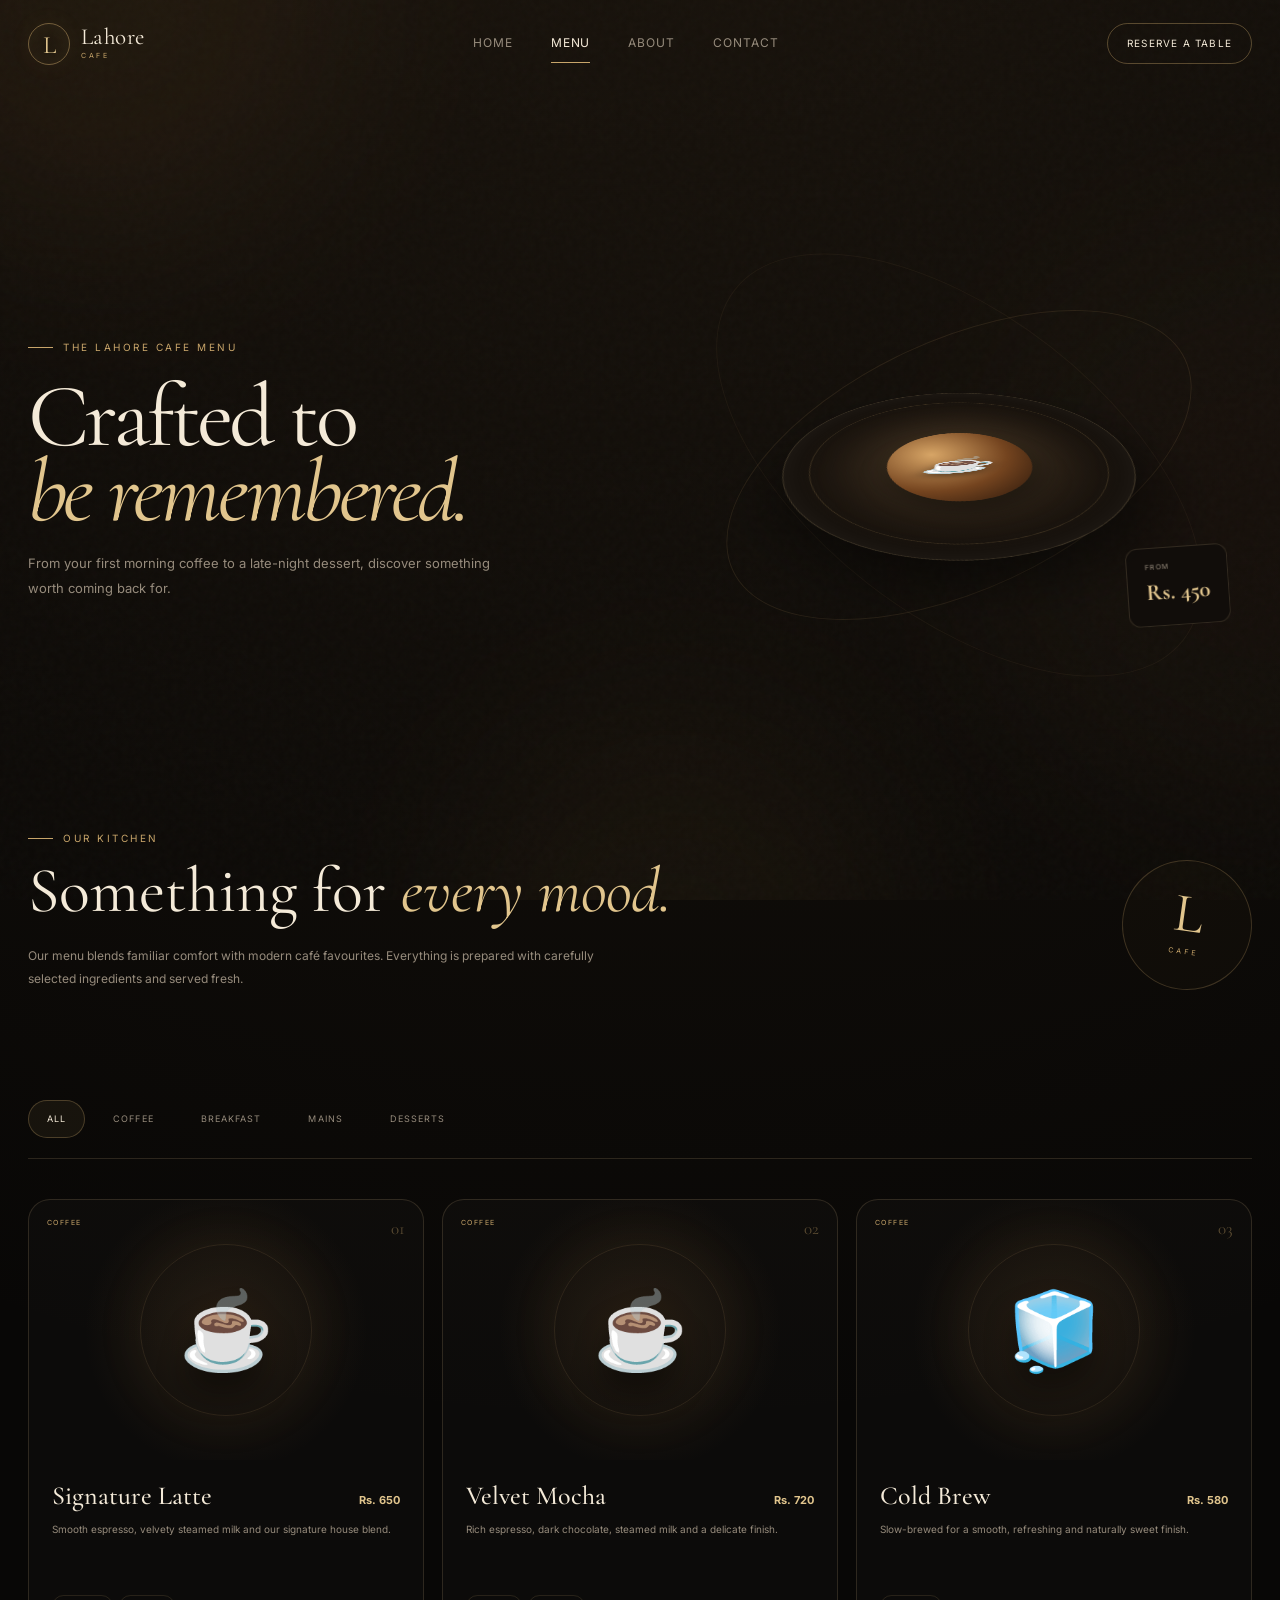
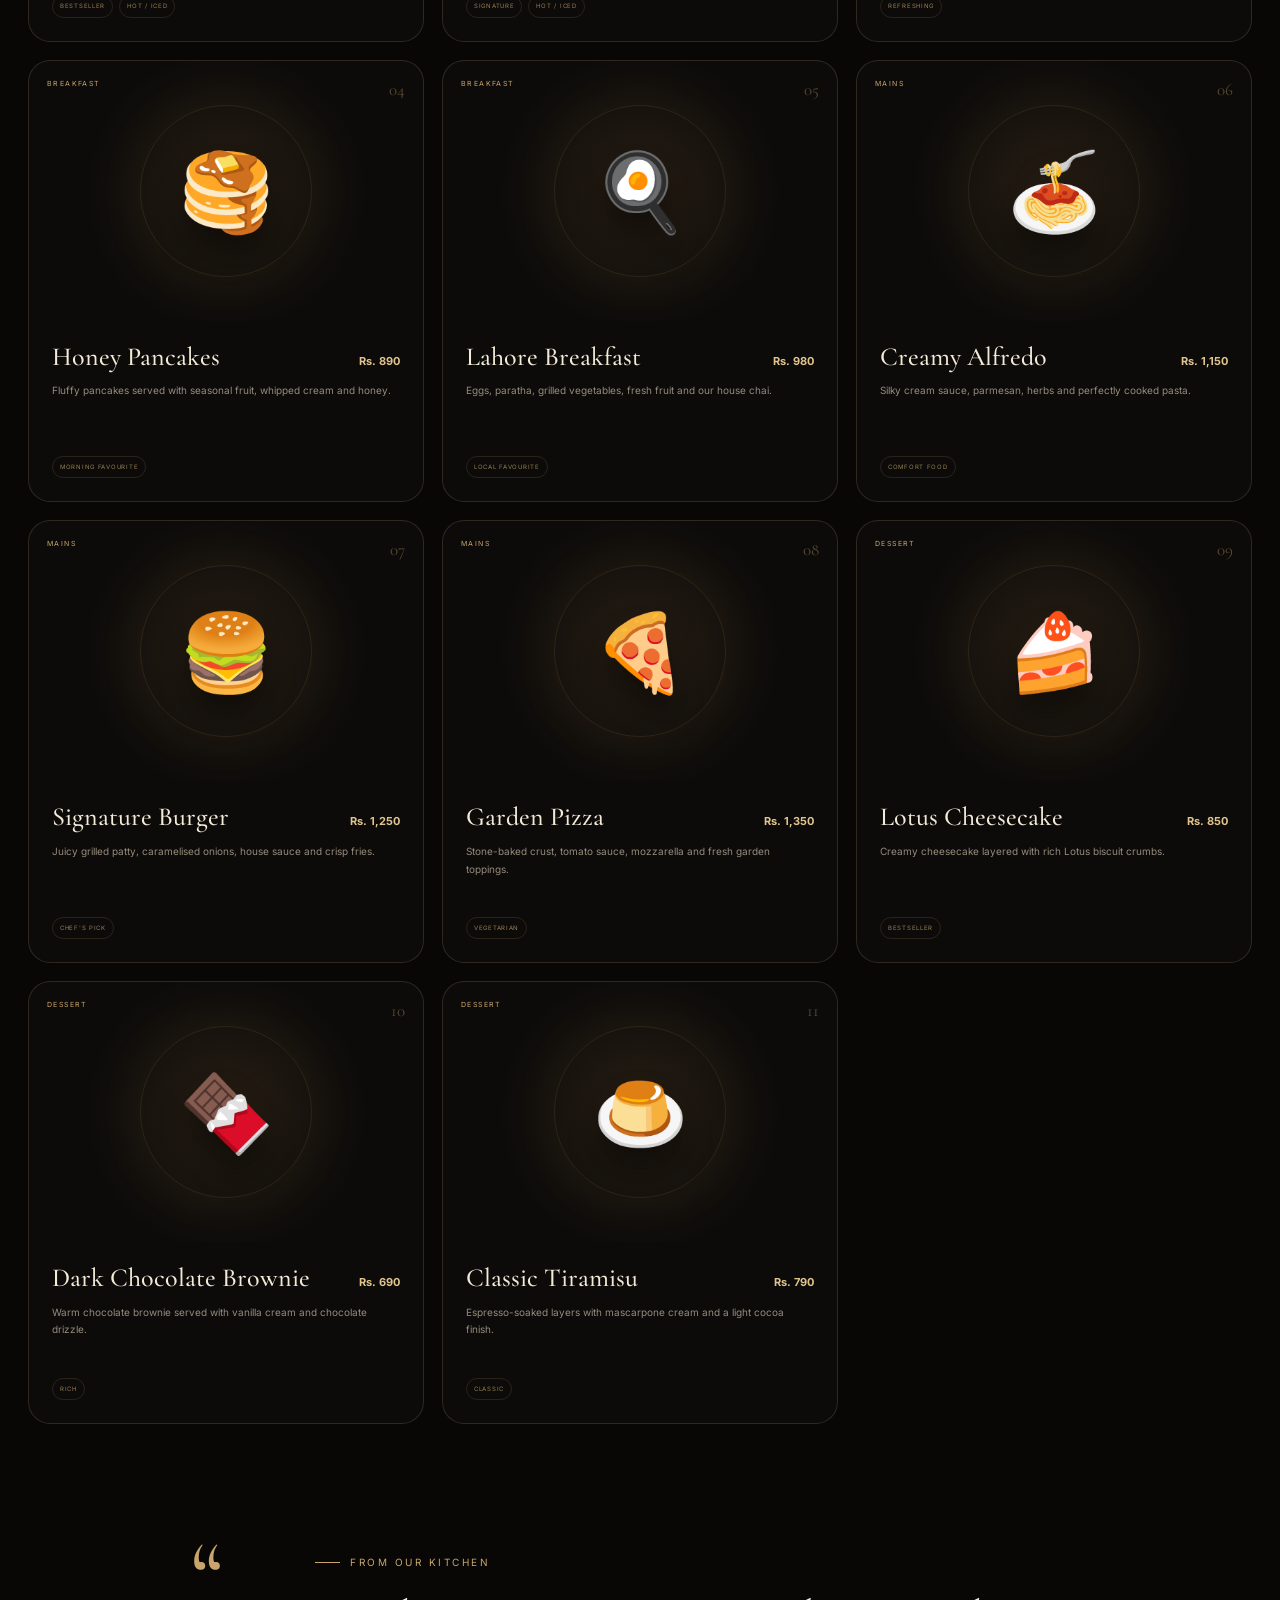
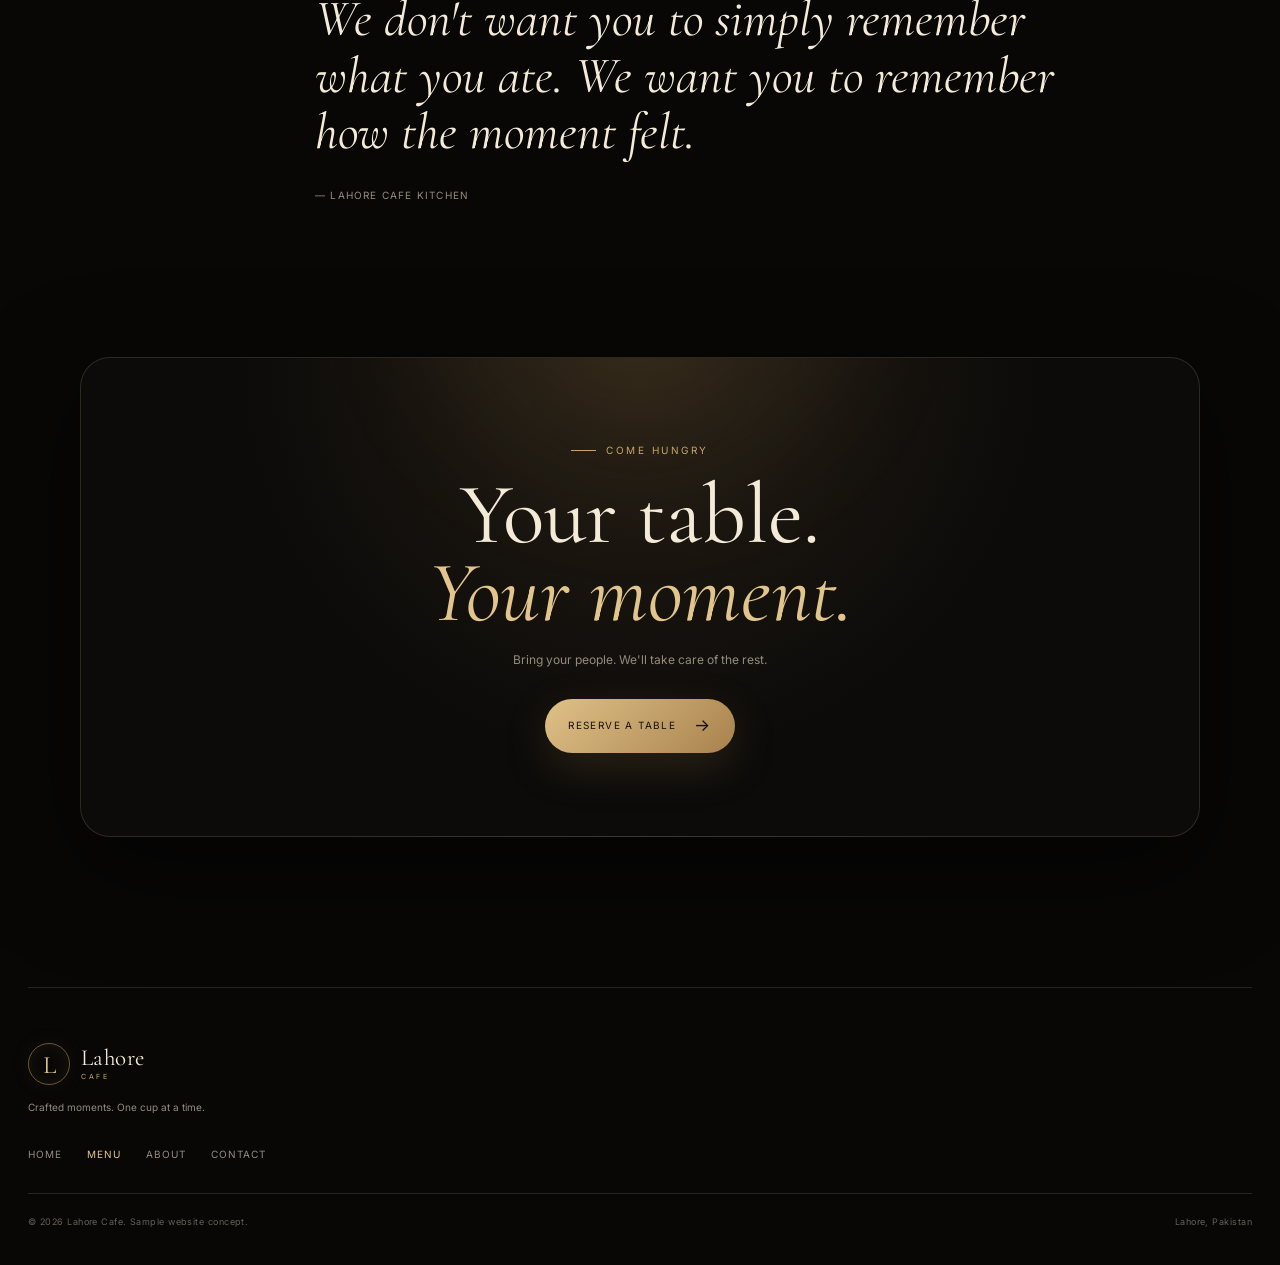
<file: menu.html>
<!DOCTYPE html>
<html lang="en">

<head>

    <meta charset="UTF-8">

    <meta
        name="viewport"
        content="width=device-width, initial-scale=1.0"
    >

    <meta
        name="description"
        content="Explore the signature coffee, breakfast, mains and desserts at Lahore Cafe."
    >

    <title>Menu — Lahore Cafe</title>


    <!-- Google Fonts -->

    <link rel="preconnect" href="https://fonts.googleapis.com">

    <link
        rel="preconnect"
        href="https://fonts.gstatic.com"
        crossorigin
    >

    <link
        href="https://fonts.googleapis.com/css2?family=Cormorant+Garamond:wght@400;500;600;700&family=Inter:wght@300;400;500;600&display=swap"
        rel="stylesheet"
    >


    <!-- Main CSS -->

    <link
        rel="stylesheet"
        href="style.css"
    >

</head>


<body class="menu-page">


    <!-- =====================================================
         AMBIENT BACKGROUND
    ====================================================== -->

    <div class="ambient-background">

        <div class="ambient-glow glow-one"></div>

        <div class="ambient-glow glow-two"></div>

        <div class="ambient-glow glow-three"></div>

        <div class="grain"></div>

    </div>



    <!-- =====================================================
         NAVBAR
    ====================================================== -->

    <header
        class="navbar"
        id="navbar"
    >

        <a
            href="index.html"
            class="logo"
        >

            <span class="logo-mark">
                L
            </span>

            <span class="logo-text">

                Lahore

                <small>
                    Cafe
                </small>

            </span>

        </a>


        <nav
            class="nav-links"
            id="navLinks"
        >

            <a href="index.html">
                Home
            </a>

            <a
                href="menu.html"
                class="active"
            >
                Menu
            </a>

            <a href="about.html">
                About
            </a>

            <a href="contact.html">
                Contact
            </a>

        </nav>


        <a
            href="contact.html"
            class="nav-button"
        >
            Reserve a Table
        </a>


        <button
            class="menu-toggle"
            id="menuToggle"
            type="button"
            aria-label="Open navigation"
        >

            <span></span>

            <span></span>

            <span></span>

        </button>

    </header>



    <!-- =====================================================
         MAIN
    ====================================================== -->

    <main>


        <!-- =================================================
             MENU HERO
        ================================================== -->

        <section class="page-hero menu-hero">

            <div class="page-hero-content">

                <span class="section-label">
                    THE LAHORE CAFE MENU
                </span>


                <h1>

                    Crafted to
                    <br>

                    <em>
                        be remembered.
                    </em>

                </h1>


                <p>

                    From your first morning coffee to a
                    late-night dessert, discover something
                    worth coming back for.

                </p>

            </div>


            <!-- 3D menu object -->

            <div class="menu-hero-object">

                <div class="menu-orbit orbit-one"></div>

                <div class="menu-orbit orbit-two"></div>


                <div class="menu-plate">

                    <div class="plate-glow"></div>


                    <div class="plate-food">

                        <span class="food-symbol">
                            ☕
                        </span>

                    </div>

                </div>


                <div class="menu-floating-price">

                    <span>
                        FROM
                    </span>

                    <strong>
                        Rs. 450
                    </strong>

                </div>

            </div>

        </section>



        <!-- =================================================
             MENU INTRO
        ================================================== -->

        <section class="menu-intro section-shell">

            <div class="menu-intro-copy">

                <span class="section-label">
                    OUR KITCHEN
                </span>


                <h2>

                    Something for
                    <em>
                        every mood.
                    </em>

                </h2>


                <p>

                    Our menu blends familiar comfort with
                    modern café favourites. Everything is
                    prepared with carefully selected ingredients
                    and served fresh.

                </p>

            </div>


            <div class="menu-intro-mark">

                <span>
                    L
                </span>

                <small>
                    CAFE
                </small>

            </div>

        </section>



        <!-- =================================================
             MENU FILTER
        ================================================== -->

        <section class="menu-section section-shell">

            <div
                class="menu-filter"
                id="menuFilter"
                role="tablist"
                aria-label="Menu categories"
            >

                <button
                    class="filter-button active"
                    type="button"
                    data-filter="all"
                    role="tab"
                    aria-selected="true"
                >
                    All
                </button>


                <button
                    class="filter-button"
                    type="button"
                    data-filter="coffee"
                    role="tab"
                    aria-selected="false"
                >
                    Coffee
                </button>


                <button
                    class="filter-button"
                    type="button"
                    data-filter="breakfast"
                    role="tab"
                    aria-selected="false"
                >
                    Breakfast
                </button>


                <button
                    class="filter-button"
                    type="button"
                    data-filter="mains"
                    role="tab"
                    aria-selected="false"
                >
                    Mains
                </button>


                <button
                    class="filter-button"
                    type="button"
                    data-filter="desserts"
                    role="tab"
                    aria-selected="false"
                >
                    Desserts
                </button>

            </div>



            <!-- =================================================
                 MENU GRID
            ================================================== -->

            <div
                class="full-menu-grid"
                id="fullMenuGrid"
            >


                <!-- =================================================
                     COFFEE 01
                ================================================== -->

                <article
                    class="full-menu-card"
                    data-category="coffee"
                >

                    <div class="full-menu-visual coffee-visual">

                        <span class="food-emoji">
                            ☕
                        </span>


                        <span class="menu-card-category">
                            COFFEE
                        </span>


                        <span class="menu-card-number">
                            01
                        </span>

                    </div>


                    <div class="full-menu-content">

                        <div class="full-menu-title">

                            <h3>
                                Signature Latte
                            </h3>

                            <strong>
                                Rs. 650
                            </strong>

                        </div>


                        <p>

                            Smooth espresso, velvety steamed
                            milk and our signature house blend.

                        </p>


                        <div class="menu-tags">

                            <span>
                                BESTSELLER
                            </span>

                            <span>
                                HOT / ICED
                            </span>

                        </div>

                    </div>

                </article>



                <!-- =================================================
                     COFFEE 02
                ================================================== -->

                <article
                    class="full-menu-card"
                    data-category="coffee"
                >

                    <div class="full-menu-visual mocha-visual">

                        <span class="food-emoji">
                            ☕
                        </span>


                        <span class="menu-card-category">
                            COFFEE
                        </span>


                        <span class="menu-card-number">
                            02
                        </span>

                    </div>


                    <div class="full-menu-content">

                        <div class="full-menu-title">

                            <h3>
                                Velvet Mocha
                            </h3>

                            <strong>
                                Rs. 720
                            </strong>

                        </div>


                        <p>

                            Rich espresso, dark chocolate,
                            steamed milk and a delicate finish.

                        </p>


                        <div class="menu-tags">

                            <span>
                                SIGNATURE
                            </span>

                            <span>
                                HOT / ICED
                            </span>

                        </div>

                    </div>

                </article>



                <!-- =================================================
                     COFFEE 03
                ================================================== -->

                <article
                    class="full-menu-card"
                    data-category="coffee"
                >

                    <div class="full-menu-visual cold-visual">

                        <span class="food-emoji">
                            🧊
                        </span>


                        <span class="menu-card-category">
                            COFFEE
                        </span>


                        <span class="menu-card-number">
                            03
                        </span>

                    </div>


                    <div class="full-menu-content">

                        <div class="full-menu-title">

                            <h3>
                                Cold Brew
                            </h3>

                            <strong>
                                Rs. 580
                            </strong>

                        </div>


                        <p>

                            Slow-brewed for a smooth,
                            refreshing and naturally sweet finish.

                        </p>


                        <div class="menu-tags">

                            <span>
                                REFRESHING
                            </span>

                        </div>

                    </div>

                </article>



                <!-- =================================================
                     BREAKFAST 01
                ================================================== -->

                <article
                    class="full-menu-card"
                    data-category="breakfast"
                >

                    <div class="full-menu-visual pancake-visual">

                        <span class="food-emoji">
                            🥞
                        </span>


                        <span class="menu-card-category">
                            BREAKFAST
                        </span>


                        <span class="menu-card-number">
                            04
                        </span>

                    </div>


                    <div class="full-menu-content">

                        <div class="full-menu-title">

                            <h3>
                                Honey Pancakes
                            </h3>

                            <strong>
                                Rs. 890
                            </strong>

                        </div>


                        <p>

                            Fluffy pancakes served with seasonal
                            fruit, whipped cream and honey.

                        </p>


                        <div class="menu-tags">

                            <span>
                                MORNING FAVOURITE
                            </span>

                        </div>

                    </div>

                </article>



                <!-- =================================================
                     BREAKFAST 02
                ================================================== -->

                <article
                    class="full-menu-card"
                    data-category="breakfast"
                >

                    <div class="full-menu-visual eggs-visual">

                        <span class="food-emoji">
                            🍳
                        </span>


                        <span class="menu-card-category">
                            BREAKFAST
                        </span>


                        <span class="menu-card-number">
                            05
                        </span>

                    </div>


                    <div class="full-menu-content">

                        <div class="full-menu-title">

                            <h3>
                                Lahore Breakfast
                            </h3>

                            <strong>
                                Rs. 980
                            </strong>

                        </div>


                        <p>

                            Eggs, paratha, grilled vegetables,
                            fresh fruit and our house chai.

                        </p>


                        <div class="menu-tags">

                            <span>
                                LOCAL FAVOURITE
                            </span>

                        </div>

                    </div>

                </article>



                <!-- =================================================
                     MAINS 01
                ================================================== -->

                <article
                    class="full-menu-card"
                    data-category="mains"
                >

                    <div class="full-menu-visual pasta-visual">

                        <span class="food-emoji">
                            🍝
                        </span>


                        <span class="menu-card-category">
                            MAINS
                        </span>


                        <span class="menu-card-number">
                            06
                        </span>

                    </div>


                    <div class="full-menu-content">

                        <div class="full-menu-title">

                            <h3>
                                Creamy Alfredo
                            </h3>

                            <strong>
                                Rs. 1,150
                            </strong>

                        </div>


                        <p>

                            Silky cream sauce, parmesan,
                            herbs and perfectly cooked pasta.

                        </p>


                        <div class="menu-tags">

                            <span>
                                COMFORT FOOD
                            </span>

                        </div>

                    </div>

                </article>



                <!-- =================================================
                     MAINS 02
                ================================================== -->

                <article
                    class="full-menu-card"
                    data-category="mains"
                >

                    <div class="full-menu-visual burger-visual">

                        <span class="food-emoji">
                            🍔
                        </span>


                        <span class="menu-card-category">
                            MAINS
                        </span>


                        <span class="menu-card-number">
                            07
                        </span>

                    </div>


                    <div class="full-menu-content">

                        <div class="full-menu-title">

                            <h3>
                                Signature Burger
                            </h3>

                            <strong>
                                Rs. 1,250
                            </strong>

                        </div>


                        <p>

                            Juicy grilled patty, caramelised
                            onions, house sauce and crisp fries.

                        </p>


                        <div class="menu-tags">

                            <span>
                                CHEF'S PICK
                            </span>

                        </div>

                    </div>

                </article>



                <!-- =================================================
                     MAINS 03
                ================================================== -->

                <article
                    class="full-menu-card"
                    data-category="mains"
                >

                    <div class="full-menu-visual pizza-visual">

                        <span class="food-emoji">
                            🍕
                        </span>


                        <span class="menu-card-category">
                            MAINS
                        </span>


                        <span class="menu-card-number">
                            08
                        </span>

                    </div>


                    <div class="full-menu-content">

                        <div class="full-menu-title">

                            <h3>
                                Garden Pizza
                            </h3>

                            <strong>
                                Rs. 1,350
                            </strong>

                        </div>


                        <p>

                            Stone-baked crust, tomato sauce,
                            mozzarella and fresh garden toppings.

                        </p>


                        <div class="menu-tags">

                            <span>
                                VEGETARIAN
                            </span>

                        </div>

                    </div>

                </article>



                <!-- =================================================
                     DESSERT 01
                ================================================== -->

                <article
                    class="full-menu-card"
                    data-category="desserts"
                >

                    <div class="full-menu-visual cheesecake-visual">

                        <span class="food-emoji">
                            🍰
                        </span>


                        <span class="menu-card-category">
                            DESSERT
                        </span>


                        <span class="menu-card-number">
                            09
                        </span>

                    </div>


                    <div class="full-menu-content">

                        <div class="full-menu-title">

                            <h3>
                                Lotus Cheesecake
                            </h3>

                            <strong>
                                Rs. 850
                            </strong>

                        </div>


                        <p>

                            Creamy cheesecake layered with
                            rich Lotus biscuit crumbs.

                        </p>


                        <div class="menu-tags">

                            <span>
                                BESTSELLER
                            </span>

                        </div>

                    </div>

                </article>



                <!-- =================================================
                     DESSERT 02
                ================================================== -->

                <article
                    class="full-menu-card"
                    data-category="desserts"
                >

                    <div class="full-menu-visual brownie-visual">

                        <span class="food-emoji">
                            🍫
                        </span>


                        <span class="menu-card-category">
                            DESSERT
                        </span>


                        <span class="menu-card-number">
                            10
                        </span>

                    </div>


                    <div class="full-menu-content">

                        <div class="full-menu-title">

                            <h3>
                                Dark Chocolate Brownie
                            </h3>

                            <strong>
                                Rs. 690
                            </strong>

                        </div>


                        <p>

                            Warm chocolate brownie served with
                            vanilla cream and chocolate drizzle.

                        </p>


                        <div class="menu-tags">

                            <span>
                                RICH
                            </span>

                        </div>

                    </div>

                </article>



                <!-- =================================================
                     DESSERT 03
                ================================================== -->

                <article
                    class="full-menu-card"
                    data-category="desserts"
                >

                    <div class="full-menu-visual tiramisu-visual">

                        <span class="food-emoji">
                            🍮
                        </span>


                        <span class="menu-card-category">
                            DESSERT
                        </span>


                        <span class="menu-card-number">
                            11
                        </span>

                    </div>


                    <div class="full-menu-content">

                        <div class="full-menu-title">

                            <h3>
                                Classic Tiramisu
                            </h3>

                            <strong>
                                Rs. 790
                            </strong>

                        </div>


                        <p>

                            Espresso-soaked layers with mascarpone
                            cream and a light cocoa finish.

                        </p>


                        <div class="menu-tags">

                            <span>
                                CLASSIC
                            </span>

                        </div>

                    </div>

                </article>

            </div>

        </section>



        <!-- =================================================
             CHEF'S NOTE
        ================================================== -->

        <section class="chef-note section-shell">

            <div class="chef-note-inner">

                <div class="chef-note-mark">
                    “
                </div>


                <div class="chef-note-content">

                    <span class="section-label">
                        FROM OUR KITCHEN
                    </span>


                    <blockquote>

                        We don't want you to simply
                        remember what you ate.
                        We want you to remember
                        how the moment felt.

                    </blockquote>


                    <span class="chef-signature">
                        — Lahore Cafe Kitchen
                    </span>

                </div>

            </div>

        </section>



        <!-- =================================================
             MENU CTA
        ================================================== -->

        <section class="cta-section menu-cta">

            <div class="cta-glow"></div>


            <span class="section-label">
                COME HUNGRY
            </span>


            <h2>

                Your table.
                <br>

                <em>
                    Your moment.
                </em>

            </h2>


            <p>

                Bring your people.
                We'll take care of the rest.

            </p>


            <a
                href="contact.html#reservation"
                class="btn btn-primary"
            >

                Reserve a Table

                <span class="btn-arrow">
                    →
                </span>

            </a>

        </section>

    </main>



    <!-- =====================================================
         FOOTER
    ====================================================== -->

    <footer class="footer">

        <div class="footer-brand">

            <a
                href="index.html"
                class="logo"
            >

                <span class="logo-mark">
                    L
                </span>

                <span class="logo-text">

                    Lahore

                    <small>
                        Cafe
                    </small>

                </span>

            </a>


            <p>
                Crafted moments.
                One cup at a time.
            </p>

        </div>


        <div class="footer-links">

            <a href="index.html">
                Home
            </a>

            <a
                href="menu.html"
                class="active"
            >
                Menu
            </a>

            <a href="about.html">
                About
            </a>

            <a href="contact.html">
                Contact
            </a>

        </div>


        <div class="footer-bottom">

            <span>
                © 2026 Lahore Cafe.
                Sample website concept.
            </span>

            <span>
                Lahore, Pakistan
            </span>

        </div>

    </footer>



    <!-- =====================================================
         JAVASCRIPT
    ====================================================== -->

    <script src="script.js"></script>

</body>

</html>
</file>
<file: style.css>
/* =========================================================
   LAHORE CAFE — PREMIUM 3D MASTER STYLESHEET
   Pages:
   index.html
   about.html
   contact.html
   menu.html
========================================================= */


/* =========================================================
   01. ROOT
========================================================= */

:root {

    --bg: #080706;
    --bg-soft: #0f0d0b;
    --bg-card: rgba(25, 21, 17, .72);

    --cream: #f4ead8;
    --cream-soft: #cfc1aa;

    --gold: #c8a56a;
    --gold-light: #e1c58d;

    --brown: #6d4f32;
    --brown-dark: #241a12;

    --white: #fffaf1;
    --muted: #968b7c;

    --border: rgba(220, 191, 142, .16);
    --border-light: rgba(255, 255, 255, .09);

    --shadow:
        0 30px 100px rgba(0, 0, 0, .55);

    --shadow-gold:
        0 20px 80px rgba(200, 165, 106, .12);

    --serif:
        "Cormorant Garamond",
        Georgia,
        serif;

    --sans:
        "Inter",
        Arial,
        sans-serif;

    --radius: 22px;

    --container: 1240px;

    --transition:
        400ms cubic-bezier(.2,.8,.2,1);
}


/* =========================================================
   02. RESET
========================================================= */

* {
    margin: 0;
    padding: 0;
    box-sizing: border-box;
}

html {
    scroll-behavior: smooth;
}

body {

    min-height: 100vh;

    background:
        radial-gradient(
            circle at 50% -10%,
            rgba(137, 99, 53, .16),
            transparent 38%
        ),
        var(--bg);

    color: var(--cream);

    font-family: var(--sans);

    font-weight: 400;

    line-height: 1.7;

    overflow-x: hidden;
}

body.menu-open {
    overflow: hidden;
}

a {
    color: inherit;
    text-decoration: none;
}

button,
input,
textarea,
select {
    font: inherit;
}

button {
    border: 0;
}

img {
    max-width: 100%;
    display: block;
}

::selection {
    background: var(--gold);
    color: #100d08;
}


/* =========================================================
   03. AMBIENT BACKGROUND
========================================================= */

.ambient-background {

    position: fixed;

    inset: 0;

    z-index: -10;

    overflow: hidden;

    pointer-events: none;
}

.ambient-glow {

    position: absolute;

    border-radius: 50%;

    filter: blur(90px);

    opacity: .55;
}

.glow-one {

    width: 500px;
    height: 500px;

    top: -250px;
    left: -150px;

    background:
        rgba(137, 94, 48, .18);
}

.glow-two {

    width: 600px;
    height: 600px;

    right: -300px;
    top: 25%;

    background:
        rgba(93, 65, 38, .14);
}

.glow-three {

    width: 450px;
    height: 450px;

    bottom: -250px;
    left: 35%;

    background:
        rgba(185, 139, 74, .09);
}

.grain {

    position: absolute;

    inset: 0;

    opacity: .045;

    background-image:
        url("data:image/svg+xml,%3Csvg viewBox='0 0 180 180' xmlns='http://www.w3.org/2000/svg'%3E%3Cfilter id='n'%3E%3CfeTurbulence type='fractalNoise' baseFrequency='.8' numOctaves='4' stitchTiles='stitch'/%3E%3C/filter%3E%3Crect width='100%25' height='100%25' filter='url(%23n)' opacity='.5'/%3E%3C/svg%3E");

    pointer-events: none;
}


/* =========================================================
   04. NAVBAR
========================================================= */

.navbar {

    position: fixed;

    top: 0;
    left: 0;

    width: 100%;

    height: 88px;

    padding:
        0
        max(28px, calc((100vw - var(--container)) / 2));

    display: flex;

    align-items: center;

    justify-content: space-between;

    gap: 30px;

    z-index: 1000;

    border-bottom:
        1px solid transparent;

    transition:
        background var(--transition),
        border-color var(--transition),
        backdrop-filter var(--transition);
}

.navbar.scrolled {

    background:
        rgba(8, 7, 6, .78);

    backdrop-filter:
        blur(22px);

    border-color:
        var(--border);
}

.logo {

    display: inline-flex;

    align-items: center;

    gap: 11px;

    flex-shrink: 0;
}

.logo-mark {

    width: 42px;
    height: 42px;

    display: grid;

    place-items: center;

    border:
        1px solid
        rgba(200, 165, 106, .5);

    border-radius: 50%;

    color: var(--gold-light);

    font-family: var(--serif);

    font-size: 25px;

    box-shadow:
        inset 0 0 20px rgba(200,165,106,.08),
        0 0 25px rgba(200,165,106,.06);
}

.logo-text {

    display: flex;

    flex-direction: column;

    color: var(--cream);

    font-family: var(--serif);

    font-size: 23px;

    line-height: .8;

    letter-spacing: .02em;
}

.logo-text small {

    margin-top: 7px;

    color: var(--gold);

    font-family: var(--sans);

    font-size: 7px;

    letter-spacing: .38em;

    text-transform: uppercase;
}

.nav-links {

    display: flex;

    align-items: center;

    gap: 38px;
}

.nav-links a {

    position: relative;

    color: var(--muted);

    font-size: 12px;

    letter-spacing: .08em;

    text-transform: uppercase;

    transition:
        color var(--transition);
}

.nav-links a::after {

    content: "";

    position: absolute;

    left: 0;
    bottom: -9px;

    width: 0;
    height: 1px;

    background: var(--gold);

    transition:
        width var(--transition);
}

.nav-links a:hover,
.nav-links a.active {

    color: var(--cream);
}

.nav-links a:hover::after,
.nav-links a.active::after {

    width: 100%;
}

.nav-button {

    padding:
        11px 19px;

    border:
        1px solid
        rgba(200,165,106,.38);

    border-radius: 100px;

    color: var(--cream);

    font-size: 10px;

    letter-spacing: .12em;

    text-transform: uppercase;

    transition:
        transform var(--transition),
        background var(--transition),
        border-color var(--transition);
}

.nav-button:hover {

    background:
        rgba(200,165,106,.1);

    border-color:
        rgba(200,165,106,.75);

    transform:
        translateY(-2px);
}

.menu-toggle {

    display: none;

    width: 42px;
    height: 42px;

    padding: 9px;

    background:
        transparent;

    cursor: pointer;
}

.menu-toggle span {

    display: block;

    width: 100%;
    height: 1px;

    margin: 6px 0;

    background: var(--cream);

    transition:
        transform var(--transition),
        opacity var(--transition);
}


/* =========================================================
   05. COMMON LAYOUT
========================================================= */

.section-shell {

    width: min(
        var(--container),
        calc(100% - 56px)
    );

    margin-inline: auto;
}

main {
    position: relative;
}

section {
    position: relative;
}

.section-label {

    display: inline-flex;

    align-items: center;

    gap: 10px;

    color: var(--gold);

    font-size: 10px;

    letter-spacing: .25em;

    text-transform: uppercase;
}

.section-label::before {

    content: "";

    width: 25px;
    height: 1px;

    background: var(--gold);
}

.section-heading h2,
.section-top h2,
.philosophy-intro h2,
.values-section h2 {

    margin-top: 14px;

    color: var(--cream);

    font-family: var(--serif);

    font-size:
        clamp(44px, 5vw, 72px);

    font-weight: 400;

    line-height: .95;

    letter-spacing: -.025em;
}

h1 em,
h2 em {

    color: var(--gold-light);

    font-style: italic;
}

.text-link {

    display: inline-flex;

    align-items: center;

    gap: 12px;

    color: var(--cream);

    font-size: 11px;

    letter-spacing: .13em;

    text-transform: uppercase;

    transition:
        color var(--transition),
        gap var(--transition);
}

.text-link span {

    color: var(--gold);

    font-size: 16px;

    transition:
        transform var(--transition);
}

.text-link:hover {

    color: var(--gold-light);

    gap: 17px;
}

.text-link:hover span {

    transform:
        translate(3px,-3px);
}


/* =========================================================
   06. BUTTONS
========================================================= */

.btn {

    min-height: 54px;

    display: inline-flex;

    align-items: center;

    justify-content: center;

    gap: 18px;

    padding:
        0 23px;

    border-radius: 100px;

    font-size: 10px;

    letter-spacing: .14em;

    text-transform: uppercase;

    transition:
        transform var(--transition),
        box-shadow var(--transition),
        background var(--transition),
        border-color var(--transition);
}

.btn-primary {

    background:
        linear-gradient(
            135deg,
            #dfc188,
            #a9824d
        );

    color: #17110a;

    box-shadow:
        0 15px 45px rgba(190,145,73,.17);
}

.btn-primary:hover {

    transform:
        translateY(-4px);

    box-shadow:
        0 20px 60px rgba(190,145,73,.28);
}

.btn-ghost {

    border:
        1px solid
        var(--border);

    color: var(--cream-soft);

    background:
        rgba(255,255,255,.025);
}

.btn-ghost:hover {

    transform:
        translateY(-4px);

    border-color:
        rgba(200,165,106,.5);

    background:
        rgba(200,165,106,.07);
}

.btn-arrow {

    font-size: 17px;

    line-height: 1;
}


/* =========================================================
   07. HERO
========================================================= */

.hero {

    min-height: 920px;

    width: min(
        var(--container),
        calc(100% - 56px)
    );

    margin-inline: auto;

    padding-top: 180px;

    display: grid;

    grid-template-columns:
        1fr 1fr;

    align-items: center;

    gap: 40px;
}

.hero-content {

    position: relative;

    z-index: 5;

    padding-bottom: 40px;
}

.hero-eyebrow {

    display: flex;

    align-items: center;

    gap: 10px;

    color: var(--gold);

    font-size: 9px;

    letter-spacing: .28em;

    text-transform: uppercase;
}

.hero-eyebrow span {

    width: 27px;
    height: 1px;

    background: var(--gold);
}

.hero-title {

    max-width: 650px;

    margin:
        25px 0;

    color: var(--cream);

    font-family: var(--serif);

    font-size:
        clamp(76px, 9vw, 132px);

    font-weight: 400;

    line-height: .77;

    letter-spacing: -.045em;
}

.hero-title span {

    display: block;

    margin-left: 16%;

    color: var(--cream-soft);

    font-size: .63em;

    font-style: italic;
}

.hero-title em {

    display: block;

    margin-left: 5%;

    color: var(--gold-light);

    font-style: italic;
}

.hero-description {

    max-width: 470px;

    margin-bottom: 30px;

    color: var(--muted);

    font-size: 14px;

    font-weight: 300;

    line-height: 1.9;
}

.hero-actions {

    display: flex;

    flex-wrap: wrap;

    gap: 13px;
}

.hero-stats {

    margin-top: 65px;

    display: flex;

    align-items: center;

    gap: 24px;
}

.stat {

    display: flex;

    flex-direction: column;
}

.stat strong {

    color: var(--cream);

    font-family: var(--serif);

    font-size: 28px;

    font-weight: 500;

    line-height: 1;
}

.stat span {

    margin-top: 5px;

    color: var(--muted);

    font-size: 8px;

    letter-spacing: .1em;

    text-transform: uppercase;
}

.stat-line {

    width: 1px;
    height: 35px;

    background:
        var(--border);
}


/* =========================================================
   08. 3D COFFEE HERO
========================================================= */

.hero-visual {

    position: relative;

    min-height: 620px;

    display: grid;

    place-items: center;

    perspective: 1200px;
}

.coffee-stage {

    position: relative;

    width: 410px;
    height: 410px;

    transform-style: preserve-3d;

    transition:
        transform 200ms ease-out;
}

.coffee-stage::before {

    content: "";

    position: absolute;

    inset: 12%;

    border-radius: 50%;

    background:
        radial-gradient(
            circle,
            rgba(200,165,106,.13),
            transparent 67%
        );

    filter: blur(30px);

    transform:
        translateZ(-80px);
}

.coffee-shadow {

    position: absolute;

    width: 310px;
    height: 70px;

    left: 50%;
    bottom: 28px;

    transform:
        translateX(-50%);

    border-radius: 50%;

    background:
        rgba(0,0,0,.65);

    filter: blur(25px);
}

.coffee-saucer {

    position: absolute;

    width: 330px;
    height: 72px;

    left: 50%;
    bottom: 65px;

    transform:
        translateX(-50%)
        translateZ(10px);

    border-radius: 50%;

    background:
        linear-gradient(
            145deg,
            #3d3024,
            #17130f
        );

    border:
        1px solid
        rgba(255,255,255,.12);

    box-shadow:
        inset 0 7px 15px rgba(255,255,255,.07),
        0 25px 40px rgba(0,0,0,.5);
}

.coffee-cup {

    position: absolute;

    width: 245px;
    height: 250px;

    left: 50%;
    top: 100px;

    transform:
        translateX(-50%)
        rotateX(-2deg)
        translateZ(50px);

    transform-style: preserve-3d;
}

.cup-rim {

    position: absolute;

    width: 245px;
    height: 75px;

    top: 0;

    border-radius: 50%;

    background:
        linear-gradient(
            145deg,
            #4b3928,
            #1c1712
        );

    border:
        2px solid
        rgba(229,207,166,.28);

    z-index: 4;

    box-shadow:
        inset 0 7px 13px rgba(255,255,255,.07),
        0 12px 20px rgba(0,0,0,.4);
}

.coffee-liquid {

    position: absolute;

    width: 207px;
    height: 53px;

    top: 9px;
    left: 17px;

    border-radius: 50%;

    background:
        radial-gradient(
            ellipse at 42% 35%,
            #9d6a38,
            #472716 48%,
            #1d1009 90%
        );

    box-shadow:
        inset 0 3px 8px rgba(255,208,143,.18);
}

.coffee-latte {

    position: absolute;

    inset: 0;

    display: grid;

    place-items: center;

    color: rgba(235,204,157,.7);

    font-size: 25px;

    opacity: .45;
}

.cup-body {

    position: absolute;

    left: 13px;
    right: 13px;

    top: 35px;

    height: 190px;

    overflow: hidden;

    border-radius:
        12px 12px 80px 80px;

    background:
        linear-gradient(
            100deg,
            #17120e 0%,
            #4c3826 25%,
            #211912 50%,
            #503a25 76%,
            #15100c 100%
        );

    border:
        1px solid
        rgba(255,255,255,.13);

    box-shadow:
        inset 25px 0 30px rgba(255,255,255,.035),
        inset -20px 0 30px rgba(0,0,0,.3),
        0 25px 35px rgba(0,0,0,.4);
}

.cup-highlight {

    position: absolute;

    width: 35px;
    height: 145px;

    top: 18px;
    left: 48px;

    border-radius: 50%;

    background:
        linear-gradient(
            90deg,
            transparent,
            rgba(255,255,255,.09),
            transparent
        );

    transform:
        rotate(8deg);

    filter: blur(5px);
}

.cup-logo {

    position: absolute;

    left: 50%;
    top: 50%;

    transform:
        translate(-50%,-50%);

    width: 63px;
    height: 63px;

    display: grid;

    place-items: center;

    border:
        1px solid
        rgba(225,197,141,.55);

    border-radius: 50%;

    color: var(--gold-light);

    font-family: var(--serif);

    font-size: 37px;
}

.cup-handle {

    position: absolute;

    width: 80px;
    height: 100px;

    right: -57px;
    top: 75px;

    border:
        20px solid #3a2b1d;

    border-left:
        0;

    border-radius:
        0 60px 60px 0;

    box-shadow:
        inset -5px 0 10px rgba(255,255,255,.05);
}

.steam {

    position: absolute;

    width: 2px;
    height: 105px;

    top: 8px;

    border-radius: 50%;

    background:
        linear-gradient(
            to top,
            rgba(255,255,255,.16),
            transparent
        );

    filter: blur(2px);

    animation:
        steamFloat 4s ease-in-out infinite;
}

.steam-one {
    left: 43%;
}

.steam-two {
    left: 51%;
    height: 125px;
    animation-delay: -1.5s;
}

.steam-three {
    left: 59%;
    height: 95px;
    animation-delay: -2.5s;
}

@keyframes steamFloat {

    0%,
    100% {
        opacity: 0;
        transform:
            translateY(18px)
            scaleX(1);
    }

    40% {
        opacity: .55;
    }

    70% {
        opacity: .2;
    }

    100% {
        transform:
            translateY(-35px)
            scaleX(2);
    }
}


/* =========================================================
   09. ORBITS + FLOATING CARDS
========================================================= */

.visual-orbit,
.about-orbit,
.contact-orbit,
.menu-orbit {

    position: absolute;

    border:
        1px solid
        rgba(200,165,106,.12);

    border-radius: 50%;

    pointer-events: none;
}

.orbit-one {

    width: 500px;
    height: 250px;

    transform:
        rotate(-25deg);

    animation:
        orbitRotate 15s linear infinite;
}

.orbit-two {

    width: 570px;
    height: 300px;

    transform:
        rotate(38deg);

    opacity: .5;

    animation:
        orbitRotateReverse 20s linear infinite;
}

@keyframes orbitRotate {

    from {
        transform:
            rotate(-25deg)
            rotateZ(0deg);
    }

    to {
        transform:
            rotate(-25deg)
            rotateZ(360deg);
    }
}

@keyframes orbitRotateReverse {

    from {
        transform:
            rotate(38deg)
            rotateZ(360deg);
    }

    to {
        transform:
            rotate(38deg)
            rotateZ(0deg);
    }
}

.floating-card {

    position: absolute;

    z-index: 8;

    display: flex;

    align-items: center;

    gap: 11px;

    min-width: 170px;

    padding: 13px 15px;

    background:
        rgba(22,18,14,.7);

    border:
        1px solid
        var(--border);

    border-radius: 13px;

    backdrop-filter:
        blur(18px);

    box-shadow:
        0 20px 45px rgba(0,0,0,.28);

    animation:
        cardFloat 5s ease-in-out infinite;
}

.card-top {

    top: 100px;
    right: -8px;
}

.card-bottom {

    bottom: 90px;
    left: 10px;

    animation-delay:
        -2.2s;
}

.card-icon,
.rating-star {

    width: 31px;
    height: 31px;

    display: grid;

    place-items: center;

    border:
        1px solid
        rgba(200,165,106,.28);

    border-radius: 50%;

    color: var(--gold);

    font-size: 12px;
}

.floating-card strong {

    display: block;

    color: var(--cream);

    font-size: 10px;

    font-weight: 500;

    letter-spacing: .06em;

    text-transform: uppercase;
}

.floating-card small {

    display: block;

    color: var(--muted);

    font-size: 8px;

    margin-top: 2px;
}

@keyframes cardFloat {

    0%,
    100% {
        transform:
            translateY(0);
    }

    50% {
        transform:
            translateY(-12px);
    }
}

.floating-dot {

    position: absolute;

    width: 5px;
    height: 5px;

    border-radius: 50%;

    background:
        var(--gold);

    box-shadow:
        0 0 20px
        rgba(200,165,106,.7);

    animation:
        dotFloat 4s ease-in-out infinite;
}

.dot-one {
    top: 23%;
    left: 7%;
}

.dot-two {
    right: 8%;
    top: 42%;
    animation-delay: -1s;
}

.dot-three {
    bottom: 22%;
    right: 20%;
    animation-delay: -2s;
}

@keyframes dotFloat {

    0%,
    100% {
        transform:
            translateY(0);
        opacity: .4;
    }

    50% {
        transform:
            translateY(-18px);
        opacity: 1;
    }
}


/* =========================================================
   10. FEATURE STRIP
========================================================= */

.feature-strip {

    width: min(
        var(--container),
        calc(100% - 56px)
    );

    margin:
        20px auto
        130px;

    padding:
        27px 30px;

    display: grid;

    grid-template-columns:
        repeat(3, 1fr);

    border-top:
        1px solid
        var(--border);

    border-bottom:
        1px solid
        var(--border);

    gap: 20px;
}

.feature-item {

    display: flex;

    align-items: flex-start;

    gap: 18px;

    padding:
        5px 25px;

    border-right:
        1px solid
        var(--border);
}

.feature-item:last-child {
    border-right: 0;
}

.feature-number {

    color:
        rgba(200,165,106,.45);

    font-family: var(--serif);

    font-size: 18px;
}

.feature-item h3 {

    color: var(--cream);

    font-family: var(--serif);

    font-size: 22px;

    font-weight: 500;

    line-height: 1.1;
}

.feature-item p {

    margin-top: 5px;

    color: var(--muted);

    font-size: 10px;

    line-height: 1.6;
}


/* =========================================================
   11. INTRO
========================================================= */

.intro-section {

    width: min(
        980px,
        calc(100% - 56px)
    );

    margin:
        0 auto
        180px;

    display: grid;

    grid-template-columns:
        .9fr 1.1fr;

    gap: 100px;

    align-items: end;
}

.intro-content {

    padding-bottom: 5px;
}

.intro-large {

    margin-bottom: 20px;

    color: var(--cream-soft);

    font-family: var(--serif);

    font-size: 25px;

    line-height: 1.45;
}

.intro-content > p:not(.intro-large) {

    margin-bottom: 24px;

    color: var(--muted);

    font-size: 12px;

    line-height: 1.9;
}


/* =========================================================
   12. SIGNATURE MENU
========================================================= */

.signature-section {

    width: min(
        var(--container),
        calc(100% - 56px)
    );

    margin:
        0 auto
        170px;
}

.section-top {

    margin-bottom: 45px;

    display: flex;

    justify-content: space-between;

    align-items: end;

    gap: 30px;
}

.menu-preview-grid {

    display: grid;

    grid-template-columns:
        repeat(3, 1fr);

    gap: 18px;
}

.menu-card {

    overflow: hidden;

    border:
        1px solid
        var(--border);

    border-radius:
        var(--radius);

    background:
        rgba(255,255,255,.025);

    transition:
        transform var(--transition),
        border-color var(--transition),
        box-shadow var(--transition);
}

.menu-card:hover {

    transform:
        translateY(-10px);

    border-color:
        rgba(200,165,106,.3);

    box-shadow:
        var(--shadow-gold);
}

.menu-image {

    height: 330px;

    position: relative;

    display: grid;

    place-items: center;

    overflow: hidden;

    background:
        radial-gradient(
            circle at center,
            rgba(159,116,67,.2),
            transparent 55%
        );
}

.menu-image::before {

    content: "";

    position: absolute;

    width: 190px;
    height: 190px;

    border-radius: 50%;

    border:
        1px solid
        rgba(200,165,106,.18);
}

.menu-image span {

    position: relative;

    z-index: 2;

    font-size: 90px;

    filter:
        drop-shadow(
            0 25px 20px rgba(0,0,0,.4)
        );

    transform:
        translateZ(40px);

    transition:
        transform var(--transition);
}

.menu-card:hover .menu-image span {

    transform:
        translateY(-10px)
        scale(1.08);
}

.menu-badge {

    position: absolute;

    top: 18px;
    left: 18px;

    padding:
        6px 9px;

    border:
        1px solid
        rgba(200,165,106,.3);

    border-radius: 50px;

    color: var(--gold);

    background:
        rgba(10,8,6,.5);

    font-size: 7px;

    letter-spacing: .15em;
}

.menu-card-content {

    padding: 22px;
}

.menu-title-row {

    display: flex;

    justify-content: space-between;

    gap: 15px;
}

.menu-title-row h3 {

    color: var(--cream);

    font-family: var(--serif);

    font-size: 25px;

    font-weight: 500;

    line-height: 1;
}

.menu-title-row span {

    color: var(--gold-light);

    font-size: 12px;

    white-space: nowrap;
}

.menu-card-content p {

    margin-top: 11px;

    color: var(--muted);

    font-size: 10px;

    line-height: 1.7;
}


/* =========================================================
   13. CTA
========================================================= */

.cta-section {

    width: min(
        1120px,
        calc(100% - 56px)
    );

    min-height: 480px;

    margin:
        0 auto
        150px;

    padding: 70px 40px;

    display: flex;

    flex-direction: column;

    align-items: center;

    justify-content: center;

    text-align: center;

    overflow: hidden;

    border:
        1px solid
        var(--border);

    border-radius:
        30px;

    background:
        radial-gradient(
            circle at 50% 0%,
            rgba(178,131,67,.14),
            transparent 55%
        ),
        rgba(255,255,255,.018);

    box-shadow:
        var(--shadow);
}

.cta-glow {

    position: absolute;

    width: 400px;
    height: 400px;

    top: -300px;

    border-radius: 50%;

    background:
        rgba(200,165,106,.1);

    filter:
        blur(70px);
}

.cta-section h2 {

    position: relative;

    max-width: 700px;

    margin:
        18px 0;

    color: var(--cream);

    font-family: var(--serif);

    font-size:
        clamp(52px, 7vw, 86px);

    font-weight: 400;

    line-height: .9;
}

.cta-section p {

    position: relative;

    max-width: 450px;

    margin-bottom: 28px;

    color: var(--muted);

    font-size: 12px;
}

.cta-actions {

    display: flex;

    gap: 12px;

    flex-wrap: wrap;

    justify-content: center;
}


/* =========================================================
   14. FOOTER
========================================================= */

.footer {

    width: min(
        var(--container),
        calc(100% - 56px)
    );

    margin:
        0 auto;

    padding:
        55px 0
        35px;

    border-top:
        1px solid
        var(--border);
}

.footer-brand p {

    margin-top: 14px;

    color: var(--muted);

    font-size: 10px;
}

.footer-links {

    margin:
        30px 0;

    display: flex;

    gap: 25px;

    flex-wrap: wrap;
}

.footer-links a {

    color: var(--muted);

    font-size: 10px;

    letter-spacing: .1em;

    text-transform: uppercase;

    transition:
        color var(--transition);
}

.footer-links a:hover,
.footer-links a.active {

    color: var(--gold-light);
}

.footer-bottom {

    padding-top: 20px;

    display: flex;

    justify-content: space-between;

    gap: 20px;

    border-top:
        1px solid
        var(--border);

    color: #675f55;

    font-size: 9px;

    letter-spacing: .05em;
}


/* =========================================================
   15. INNER PAGE HERO
========================================================= */

.page-hero {

    min-height: 760px;

    width: min(
        var(--container),
        calc(100% - 56px)
    );

    margin-inline: auto;

    padding-top: 170px;

    display: grid;

    grid-template-columns:
        1fr 1fr;

    align-items: center;

    gap: 50px;
}

.page-hero-content {

    position: relative;

    z-index: 5;
}

.page-hero-content h1 {

    margin:
        22px 0;

    color: var(--cream);

    font-family: var(--serif);

    font-size:
        clamp(65px, 7vw, 105px);

    font-weight: 400;

    line-height: .84;

    letter-spacing: -.04em;
}

.page-hero-content p {

    max-width: 490px;

    color: var(--muted);

    font-size: 13px;

    line-height: 1.9;
}


/* =========================================================
   16. ABOUT HERO OBJECT
========================================================= */

.about-hero-object,
.contact-hero-object,
.menu-hero-object {

    position: relative;

    min-height: 500px;

    display: grid;

    place-items: center;

    perspective: 1000px;
}

.about-cup {

    position: relative;

    width: 240px;
    height: 245px;

    transform:
        rotate(-6deg)
        translateZ(50px);

    transform-style: preserve-3d;

    animation:
        objectFloat 6s ease-in-out infinite;
}

.about-cup-rim {

    position: absolute;

    top: 0;

    width: 240px;
    height: 70px;

    border-radius: 50%;

    background:
        linear-gradient(
            145deg,
            #4b3826,
            #17120e
        );

    border:
        2px solid
        rgba(230,210,175,.25);

    z-index: 3;
}

.about-coffee {

    position: absolute;

    inset: 9px 17px;

    border-radius: 50%;

    background:
        radial-gradient(
            circle,
            #9d6a38,
            #29170d 70%
        );
}

.about-cup-body {

    position: absolute;

    top: 34px;
    left: 14px;
    right: 14px;

    height: 190px;

    border-radius:
        12px 12px 80px 80px;

    background:
        linear-gradient(
            100deg,
            #15100c,
            #59402a,
            #1d1510,
            #503823,
            #15100c
        );

    border:
        1px solid
        rgba(255,255,255,.12);

    display: grid;

    place-items: center;
}

.about-cup-body span {

    width: 65px;
    height: 65px;

    display: grid;

    place-items: center;

    border:
        1px solid
        rgba(225,197,141,.5);

    border-radius: 50%;

    color: var(--gold-light);

    font-family: var(--serif);

    font-size: 37px;
}

.about-cup-handle {

    position: absolute;

    right: -60px;
    top: 72px;

    width: 80px;
    height: 100px;

    border:
        20px solid #39291c;

    border-left: 0;

    border-radius:
        0 60px 60px 0;
}

.about-steam {

    position: absolute;

    top: 85px;

    width: 2px;
    height: 110px;

    background:
        linear-gradient(
            to top,
            rgba(255,255,255,.2),
            transparent
        );

    filter: blur(2px);

    animation:
        steamFloat 4s ease-in-out infinite;
}

.about-steam:nth-of-type(3) {
    margin-left: -45px;
}

.about-steam:nth-of-type(4) {
    animation-delay: -1.2s;
}

.about-steam:nth-of-type(5) {
    margin-left: 45px;
    animation-delay: -2.2s;
}

@keyframes objectFloat {

    0%,
    100% {
        transform:
            rotate(-6deg)
            translateY(0)
            translateZ(50px);
    }

    50% {
        transform:
            rotate(-3deg)
            translateY(-18px)
            translateZ(70px);
    }
}


/* =========================================================
   17. ABOUT STORY
========================================================= */

.about-story {

    padding:
        80px 0
        150px;
}

.story-grid {

    margin-top: 70px;

    display: grid;

    grid-template-columns:
        1.3fr .7fr;

    gap: 120px;
}

.story-main {

    max-width: 700px;
}

.story-lead {

    color: var(--cream);

    font-family: var(--serif);

    font-size: 31px;

    line-height: 1.35;
}

.story-main p:not(.story-lead) {

    margin-top: 25px;

    color: var(--muted);

    font-size: 13px;

    line-height: 2;
}

.story-side {

    align-self: end;

    padding:
        25px;

    border-left:
        1px solid
        var(--border);
}

.story-number {

    color: var(--gold);

    font-family: var(--serif);

    font-size: 55px;

    line-height: 1;
}

.story-line {

    width: 50px;
    height: 1px;

    margin:
        20px 0;

    background: var(--gold);
}

.story-side p {

    color: var(--muted);

    font-size: 11px;

    line-height: 1.8;
}


/* =========================================================
   18. PHILOSOPHY
========================================================= */

.philosophy-section {

    padding-bottom: 160px;
}

.philosophy-grid {

    margin-top: 60px;

    display: grid;

    grid-template-columns:
        repeat(3, 1fr);

    gap: 16px;
}

.philosophy-card {

    position: relative;

    min-height: 360px;

    padding: 35px;

    overflow: hidden;

    border:
        1px solid
        var(--border);

    border-radius:
        var(--radius);

    background:
        linear-gradient(
            145deg,
            rgba(255,255,255,.035),
            rgba(255,255,255,.008)
        );

    transition:
        transform var(--transition),
        border-color var(--transition),
        background var(--transition);
}

.philosophy-card:hover {

    transform:
        translateY(-8px);

    border-color:
        rgba(200,165,106,.32);

    background:
        linear-gradient(
            145deg,
            rgba(200,165,106,.07),
            rgba(255,255,255,.01)
        );
}

.philosophy-number {

    color:
        rgba(200,165,106,.4);

    font-family: var(--serif);

    font-size: 18px;
}

.philosophy-icon {

    margin:
        55px 0 25px;

    width: 50px;
    height: 50px;

    display: grid;

    place-items: center;

    border:
        1px solid
        rgba(200,165,106,.28);

    border-radius: 50%;

    color: var(--gold);

    font-size: 17px;
}

.philosophy-card h3 {

    color: var(--cream);

    font-family: var(--serif);

    font-size: 31px;

    font-weight: 500;
}

.philosophy-card p {

    margin-top: 10px;

    color: var(--muted);

    font-size: 11px;

    line-height: 1.8;
}


/* =========================================================
   19. EXPERIENCE
========================================================= */

.experience-section {

    padding-bottom: 160px;

    display: grid;

    grid-template-columns:
        1fr 1fr;

    gap: 100px;

    align-items: center;
}

.experience-visual {

    position: relative;

    min-height: 500px;

    display: grid;

    place-items: center;
}

.experience-frame {

    width: 340px;
    height: 430px;

    padding: 14px;

    transform:
        rotate(-4deg);

    border:
        1px solid
        rgba(200,165,106,.25);

    background:
        linear-gradient(
            145deg,
            #3b2a1a,
            #100d09
        );

    box-shadow:
        30px 40px 80px rgba(0,0,0,.4);
}

.experience-inner {

    width: 100%;
    height: 100%;

    display: flex;

    flex-direction: column;

    align-items: center;

    justify-content: center;

    border:
        1px solid
        rgba(200,165,106,.15);

    background:
        radial-gradient(
            circle,
            rgba(200,165,106,.15),
            transparent 65%
        );
}

.experience-symbol {

    width: 100px;
    height: 100px;

    display: grid;

    place-items: center;

    border:
        1px solid
        rgba(200,165,106,.5);

    border-radius: 50%;

    color: var(--gold-light);

    font-family: var(--serif);

    font-size: 65px;
}

.experience-caption {

    margin-top: 20px;

    color: var(--gold);

    font-size: 8px;

    letter-spacing: .4em;
}

.experience-floating-card {

    position: absolute;

    right: 4%;
    bottom: 30px;

    padding:
        17px 22px;

    display: flex;

    flex-direction: column;

    border:
        1px solid
        var(--border);

    border-radius: 13px;

    background:
        rgba(18,14,10,.82);

    backdrop-filter:
        blur(15px);

    box-shadow:
        var(--shadow);

    transform:
        rotate(3deg);
}

.experience-floating-card strong {

    color: var(--gold-light);

    font-family: var(--serif);

    font-size: 28px;

    line-height: 1;
}

.experience-floating-card span {

    margin-top: 5px;

    color: var(--muted);

    font-size: 8px;

    text-transform: uppercase;

    letter-spacing: .1em;
}

.experience-content > p {

    margin-top: 22px;

    color: var(--muted);

    font-size: 13px;

    line-height: 1.9;
}

.experience-signature {

    margin-top: 35px;

    display: flex;

    align-items: center;

    gap: 15px;

    color: var(--gold);

    font-family: var(--serif);

    font-size: 20px;
}

.signature-line {

    width: 50px;
    height: 1px;

    background: var(--gold);
}


/* =========================================================
   20. VALUES
========================================================= */

.values-section {

    padding-bottom: 150px;
}

.values-list {

    margin-top: 45px;

    border-top:
        1px solid
        var(--border);
}

.value-row {

    min-height: 105px;

    display: grid;

    grid-template-columns:
        70px 1fr 1fr;

    align-items: center;

    gap: 30px;

    border-bottom:
        1px solid
        var(--border);

    transition:
        padding var(--transition),
        background var(--transition);
}

.value-row:hover {

    padding-left: 15px;

    background:
        linear-gradient(
            90deg,
            rgba(200,165,106,.05),
            transparent
        );
}

.value-number {

    color:
        rgba(200,165,106,.45);

    font-family: var(--serif);

    font-size: 18px;
}

.value-row h3 {

    color: var(--cream);

    font-family: var(--serif);

    font-size: 29px;

    font-weight: 500;
}

.value-row p {

    color: var(--muted);

    font-size: 11px;
}


/* =========================================================
   21. CONTACT HERO
========================================================= */

.contact-glass-card {

    width: 280px;
    height: 350px;

    display: flex;

    flex-direction: column;

    align-items: center;

    justify-content: center;

    border:
        1px solid
        rgba(200,165,106,.3);

    border-radius:
        20px;

    background:
        linear-gradient(
            145deg,
            rgba(255,255,255,.06),
            rgba(255,255,255,.015)
        );

    box-shadow:
        0 40px 100px rgba(0,0,0,.45),
        inset 0 0 50px rgba(200,165,106,.04);

    backdrop-filter:
        blur(18px);

    transform:
        rotateY(-12deg)
        rotateX(5deg);

    animation:
        objectFloat 7s ease-in-out infinite;
}

.contact-card-symbol {

    width: 85px;
    height: 85px;

    display: grid;

    place-items: center;

    border:
        1px solid
        rgba(200,165,106,.5);

    border-radius: 50%;

    color: var(--gold-light);

    font-family: var(--serif);

    font-size: 55px;
}

.contact-card-title {

    margin-top: 25px;

    color: var(--cream);

    font-family: var(--serif);

    font-size: 24px;

    letter-spacing: .04em;
}

.contact-card-subtitle {

    margin-top: 5px;

    color: var(--gold);

    font-size: 8px;

    letter-spacing: .3em;
}

.contact-floating-dot {

    position: absolute;

    width: 5px;
    height: 5px;

    background: var(--gold);

    border-radius: 50%;

    box-shadow:
        0 0 25px rgba(200,165,106,.7);

    animation:
        dotFloat 5s ease-in-out infinite;
}


/* =========================================================
   22. CONTACT INFO
========================================================= */

.contact-information {

    padding:
        80px 0
        150px;
}

.contact-info-grid {

    margin-top: 65px;

    display: grid;

    grid-template-columns:
        repeat(3, 1fr);

    gap: 17px;
}

.contact-info-card {

    min-height: 350px;

    padding: 32px;

    position: relative;

    overflow: hidden;

    border:
        1px solid
        var(--border);

    border-radius:
        var(--radius);

    background:
        rgba(255,255,255,.018);

    transition:
        transform var(--transition),
        border-color var(--transition);
}

.contact-info-card:hover {

    transform:
        translateY(-8px);

    border-color:
        rgba(200,165,106,.32);
}

.contact-info-number {

    color:
        rgba(200,165,106,.45);

    font-family: var(--serif);

    font-size: 18px;
}

.contact-info-icon {

    width: 50px;
    height: 50px;

    margin:
        50px 0 25px;

    display: grid;

    place-items: center;

    border:
        1px solid
        rgba(200,165,106,.3);

    border-radius: 50%;

    color: var(--gold);

    font-size: 16px;
}

.contact-info-card h3 {

    color: var(--cream);

    font-family: var(--serif);

    font-size: 31px;

    font-weight: 500;
}

.contact-info-card p {

    margin:
        10px 0 22px;

    color: var(--muted);

    font-size: 11px;

    line-height: 1.9;
}


/* =========================================================
   23. RESERVATION
========================================================= */

.reservation-section {

    padding-bottom: 160px;
}

.reservation-wrapper {

    padding: 55px;

    display: grid;

    grid-template-columns:
        .75fr 1.25fr;

    gap: 70px;

    border:
        1px solid
        var(--border);

    border-radius:
        28px;

    background:
        radial-gradient(
            circle at 0% 50%,
            rgba(200,165,106,.08),
            transparent 40%
        ),
        rgba(255,255,255,.018);

    box-shadow:
        var(--shadow);
}

.reservation-content h2 {

    margin-top: 16px;

    color: var(--cream);

    font-family: var(--serif);

    font-size:
        clamp(48px, 5vw, 68px);

    font-weight: 400;

    line-height: .9;
}

.reservation-content > p {

    margin-top: 25px;

    color: var(--muted);

    font-size: 12px;

    line-height: 1.9;
}

.reservation-note {

    margin-top: 30px;

    padding: 15px;

    display: flex;

    gap: 12px;

    border:
        1px solid
        var(--border);

    border-radius: 12px;

    background:
        rgba(200,165,106,.035);
}

.reservation-note span {

    color: var(--gold);
}

.reservation-note p {

    color: var(--muted);

    font-size: 9px;

    line-height: 1.6;
}

.reservation-form {

    display: flex;

    flex-direction: column;

    gap: 18px;
}

.form-row {

    display: grid;

    grid-template-columns:
        1fr 1fr;

    gap: 15px;
}

.form-group {

    display: flex;

    flex-direction: column;

    gap: 7px;
}

.form-group label {

    color: var(--cream-soft);

    font-size: 9px;

    letter-spacing: .12em;

    text-transform: uppercase;
}

.form-group input,
.form-group select,
.form-group textarea {

    width: 100%;

    border:
        1px solid
        var(--border);

    border-radius: 10px;

    outline: none;

    color: var(--cream);

    background:
        rgba(255,255,255,.035);

    transition:
        border-color var(--transition),
        background var(--transition),
        box-shadow var(--transition);
}

.form-group input,
.form-group select {

    height: 49px;

    padding:
        0 14px;
}

.form-group textarea {

    padding: 14px;

    resize: vertical;

    min-height: 120px;
}

.form-group input::placeholder,
.form-group textarea::placeholder {

    color:
        #645d54;
}

.form-group select option {

    color: #111;

    background: #eee;
}

.form-group input:focus,
.form-group select:focus,
.form-group textarea:focus {

    border-color:
        rgba(200,165,106,.6);

    background:
        rgba(200,165,106,.035);

    box-shadow:
        0 0 0 3px rgba(200,165,106,.05);
}

.form-submit {

    margin-top: 3px;

    cursor: pointer;
}

.form-status {

    min-height: 20px;

    color: var(--gold-light);

    font-size: 10px;
}


/* =========================================================
   24. LOCATION MAP
========================================================= */

.location-section {

    padding-bottom: 150px;
}

.location-header {

    margin-bottom: 40px;

    display: flex;

    align-items: end;

    justify-content: space-between;

    gap: 30px;
}

.location-header h2 {

    margin-top: 12px;

    font-family: var(--serif);

    font-size:
        clamp(45px, 5vw, 70px);

    font-weight: 400;

    line-height: .9;
}

.map-card {

    position: relative;

    height: 450px;

    overflow: hidden;

    border:
        1px solid
        var(--border);

    border-radius:
        25px;

    background:
        #11100e;
}

.map-grid {

    position: absolute;

    inset: -100px;

    opacity: .55;

    background:
        linear-gradient(
            30deg,
            transparent 47%,
            rgba(200,165,106,.08) 48%,
            transparent 49%
        ),
        linear-gradient(
            120deg,
            transparent 47%,
            rgba(200,165,106,.06) 48%,
            transparent 49%
        );

    background-size:
        130px 130px;

    transform:
        rotate(-8deg)
        scale(1.3);
}

.map-glow {

    position: absolute;

    width: 300px;
    height: 300px;

    left: 50%;
    top: 50%;

    transform:
        translate(-50%,-50%);

    border-radius: 50%;

    background:
        rgba(200,165,106,.09);

    filter: blur(55px);
}

.map-pin {

    position: absolute;

    left: 50%;
    top: 50%;

    transform:
        translate(-50%,-50%);

    width: 70px;
    height: 70px;

    display: grid;

    place-items: center;

    border:
        1px solid
        rgba(200,165,106,.6);

    border-radius: 50%;

    background:
        rgba(30,22,15,.85);

    box-shadow:
        0 0 0 15px rgba(200,165,106,.04),
        0 0 0 35px rgba(200,165,106,.02),
        0 20px 50px rgba(0,0,0,.5);
}

.map-pin-core {

    width: 43px;
    height: 43px;

    display: grid;

    place-items: center;

    border-radius: 50%;

    color: var(--gold-light);

    font-family: var(--serif);

    font-size: 28px;

    background:
        rgba(200,165,106,.08);
}

.map-label {

    position: absolute;

    left: calc(50% + 65px);
    top: calc(50% - 15px);

    padding:
        12px 17px;

    display: flex;

    flex-direction: column;

    border:
        1px solid
        var(--border);

    border-radius: 10px;

    background:
        rgba(12,10,8,.82);

    backdrop-filter:
        blur(10px);
}

.map-label strong {

    color: var(--cream);

    font-family: var(--serif);

    font-size: 18px;
}

.map-label span {

    color: var(--muted);

    font-size: 8px;
}


/* =========================================================
   25. FAQ
========================================================= */

.faq-section {

    padding-bottom: 150px;
}

.faq-list {

    max-width: 900px;

    margin:
        55px auto 0;
}

.faq-item {

    border-top:
        1px solid
        var(--border);
}

.faq-item:last-child {

    border-bottom:
        1px solid
        var(--border);
}

.faq-item summary {

    min-height: 80px;

    padding:
        0 5px;

    display: flex;

    align-items: center;

    justify-content: space-between;

    cursor: pointer;

    list-style: none;

    color: var(--cream);

    font-family: var(--serif);

    font-size: 24px;
}

.faq-item summary::-webkit-details-marker {
    display: none;
}

.faq-item summary span {

    color: var(--gold);

    font-family: var(--sans);

    font-size: 20px;

    transition:
        transform var(--transition);
}

.faq-item[open] summary span {

    transform:
        rotate(45deg);
}

.faq-answer {

    max-width: 750px;

    padding:
        0 45px 28px 5px;

    color: var(--muted);

    font-size: 11px;

    line-height: 1.9;
}


/* =========================================================
   26. MENU HERO
========================================================= */

.menu-hero-object {

    perspective: 1100px;
}

.menu-plate {

    position: relative;

    width: 350px;
    height: 350px;

    display: grid;

    place-items: center;

    border-radius: 50%;

    background:
        radial-gradient(
            circle,
            #3a2b1d,
            #16110c 65%
        );

    border:
        1px solid
        rgba(220,193,145,.2);

    box-shadow:
        0 40px 80px rgba(0,0,0,.5),
        inset 0 0 35px rgba(255,255,255,.05);

    transform:
        rotateX(62deg)
        rotateZ(-15deg);

    animation:
        plateFloat 7s ease-in-out infinite;
}

.menu-plate::before {

    content: "";

    position: absolute;

    inset: 25px;

    border:
        1px solid
        rgba(200,165,106,.2);

    border-radius: 50%;
}

.plate-glow {

    position: absolute;

    width: 150px;
    height: 150px;

    border-radius: 50%;

    background:
        rgba(200,165,106,.15);

    filter:
        blur(35px);
}

.plate-food {

    position: relative;

    width: 145px;
    height: 145px;

    display: grid;

    place-items: center;

    border-radius: 50%;

    background:
        radial-gradient(
            circle at 35% 30%,
            #d7a566,
            #74441f 55%,
            #241309
        );

    box-shadow:
        0 20px 30px rgba(0,0,0,.4);
}

.food-symbol {

    font-size: 62px;

    transform:
        rotateX(-62deg)
        rotateZ(15deg);

    filter:
        drop-shadow(
            0 10px 10px rgba(0,0,0,.4)
        );
}

.menu-floating-price {

    position: absolute;

    right: 4%;
    bottom: 90px;

    padding:
        13px 18px;

    display: flex;

    flex-direction: column;

    border:
        1px solid
        var(--border);

    border-radius: 12px;

    background:
        rgba(15,12,9,.8);

    backdrop-filter:
        blur(14px);

    transform:
        rotate(-4deg);

    animation:
        cardFloat 5s ease-in-out infinite;
}

.menu-floating-price span {

    color: var(--muted);

    font-size: 7px;

    letter-spacing: .15em;
}

.menu-floating-price strong {

    color: var(--gold-light);

    font-family: var(--serif);

    font-size: 23px;
}

@keyframes plateFloat {

    0%,
    100% {
        transform:
            rotateX(62deg)
            rotateZ(-15deg)
            translateY(0);
    }

    50% {
        transform:
            rotateX(62deg)
            rotateZ(-12deg)
            translateY(-15px);
    }
}


/* =========================================================
   27. MENU INTRO
========================================================= */

.menu-intro {

    padding:
        60px 0
        110px;

    display: flex;

    align-items: end;

    justify-content: space-between;

    gap: 60px;
}

.menu-intro-copy {

    max-width: 700px;
}

.menu-intro-copy h2 {

    margin-top: 15px;

    font-family: var(--serif);

    font-size:
        clamp(48px, 5vw, 70px);

    font-weight: 400;

    line-height: .9;
}

.menu-intro-copy p {

    max-width: 600px;

    margin-top: 25px;

    color: var(--muted);

    font-size: 12px;

    line-height: 1.9;
}

.menu-intro-mark {

    width: 130px;
    height: 130px;

    flex-shrink: 0;

    display: flex;

    flex-direction: column;

    align-items: center;

    justify-content: center;

    border:
        1px solid
        rgba(200,165,106,.25);

    border-radius: 50%;

    background:
        rgba(200,165,106,.025);

    transform:
        rotate(8deg);
}

.menu-intro-mark span {

    color: var(--gold-light);

    font-family: var(--serif);

    font-size: 55px;

    line-height: .8;
}

.menu-intro-mark small {

    margin-top: 10px;

    color: var(--gold);

    font-size: 7px;

    letter-spacing: .4em;
}


/* =========================================================
   28. MENU FILTER
========================================================= */

.menu-section {

    padding-bottom: 120px;
}

.menu-filter {

    margin-bottom: 40px;

    padding-bottom: 20px;

    display: flex;

    gap: 9px;

    flex-wrap: wrap;

    border-bottom:
        1px solid
        var(--border);
}

.filter-button {

    padding:
        10px 18px;

    border:
        1px solid
        transparent;

    border-radius: 50px;

    color: var(--muted);

    background:
        transparent;

    font-size: 9px;

    letter-spacing: .12em;

    text-transform: uppercase;

    cursor: pointer;

    transition:
        color var(--transition),
        background var(--transition),
        border-color var(--transition);
}

.filter-button:hover,
.filter-button.active {

    color: var(--cream);

    border-color:
        rgba(200,165,106,.3);

    background:
        rgba(200,165,106,.07);
}

.full-menu-grid {

    display: grid;

    grid-template-columns:
        repeat(3, 1fr);

    gap: 18px;
}

.full-menu-card {

    overflow: hidden;

    border:
        1px solid
        var(--border);

    border-radius:
        var(--radius);

    background:
        rgba(255,255,255,.018);

    transition:
        transform var(--transition),
        border-color var(--transition),
        opacity var(--transition);

    animation:
        menuAppear .5s ease both;
}

.full-menu-card:hover {

    transform:
        translateY(-8px);

    border-color:
        rgba(200,165,106,.3);
}

.full-menu-card.is-hidden {

    display: none;
}

@keyframes menuAppear {

    from {
        opacity: 0;
        transform:
            translateY(12px);
    }

    to {
        opacity: 1;
        transform:
            translateY(0);
    }
}

.full-menu-visual {

    height: 260px;

    position: relative;

    display: grid;

    place-items: center;

    overflow: hidden;

    background:
        radial-gradient(
            circle at center,
            rgba(160,112,58,.18),
            transparent 60%
        );
}

.full-menu-visual::before {

    content: "";

    position: absolute;

    width: 170px;
    height: 170px;

    border-radius: 50%;

    border:
        1px solid
        rgba(200,165,106,.13);

    box-shadow:
        0 0 60px
        rgba(200,165,106,.05);
}

.food-emoji {

    position: relative;

    z-index: 2;

    font-size: 76px;

    filter:
        drop-shadow(
            0 20px 15px rgba(0,0,0,.45)
        );

    transition:
        transform var(--transition);
}

.full-menu-card:hover .food-emoji {

    transform:
        translateY(-8px)
        scale(1.07);
}

.menu-card-category {

    position: absolute;

    left: 18px;
    top: 17px;

    color: var(--gold);

    font-size: 7px;

    letter-spacing: .2em;
}

.menu-card-number {

    position: absolute;

    right: 18px;
    top: 15px;

    color:
        rgba(200,165,106,.4);

    font-family: var(--serif);

    font-size: 17px;
}

.full-menu-content {

    padding: 23px;
}

.full-menu-title {

    display: flex;

    justify-content: space-between;

    align-items: baseline;

    gap: 15px;
}

.full-menu-title h3 {

    color: var(--cream);

    font-family: var(--serif);

    font-size: 26px;

    font-weight: 500;

    line-height: 1;
}

.full-menu-title strong {

    color: var(--gold-light);

    font-size: 11px;

    white-space: nowrap;
}

.full-menu-content > p {

    min-height: 58px;

    margin-top: 12px;

    color: var(--muted);

    font-size: 10px;

    line-height: 1.75;
}

.menu-tags {

    margin-top: 16px;

    display: flex;

    flex-wrap: wrap;

    gap: 6px;
}

.menu-tags span {

    padding:
        5px 7px;

    border:
        1px solid
        rgba(200,165,106,.15);

    border-radius: 50px;

    color:
        rgba(200,165,106,.75);

    font-size: 6px;

    letter-spacing: .12em;
}


/* =========================================================
   29. CHEF NOTE
========================================================= */

.chef-note {

    padding-bottom: 150px;
}

.chef-note-inner {

    max-width: 900px;

    margin-inline: auto;

    display: grid;

    grid-template-columns: 90px 1fr;

    gap: 35px;

    align-items: start;
}

.chef-note-mark {

    color: var(--gold);

    font-family: var(--serif);

    font-size: 100px;

    line-height: .65;
}

.chef-note-content blockquote {

    margin:
        20px 0;

    color: var(--cream);

    font-family: var(--serif);

    font-size:
        clamp(32px, 4vw, 52px);

    font-style: italic;

    line-height: 1.1;
}

.chef-signature {

    color: var(--muted);

    font-size: 10px;

    letter-spacing: .12em;

    text-transform: uppercase;
}


/* =========================================================
   30. SCROLL REVEAL
========================================================= */

.reveal {

    opacity: 0;

    transform:
        translateY(35px);

    transition:
        opacity 800ms ease,
        transform 800ms cubic-bezier(.2,.8,.2,1);
}

.reveal.visible {

    opacity: 1;

    transform:
        translateY(0);
}


/* =========================================================
   31. RESPONSIVE — 1100px
========================================================= */

@media (max-width: 1100px) {

    .navbar {

        padding-inline: 28px;
    }

    .hero {

        grid-template-columns:
            1fr;

        padding-top: 145px;
    }

    .hero-content {

        text-align: center;
    }

    .hero-eyebrow,
    .hero-actions,
    .hero-stats {

        justify-content: center;
    }

    .hero-description {

        margin-inline: auto;
    }

    .hero-title span,
    .hero-title em {

        margin-left: 0;
    }

    .hero-visual {

        min-height: 570px;
    }

    .intro-section {

        grid-template-columns:
            1fr;

        gap: 40px;
    }

    .experience-section {

        gap: 50px;
    }

    .reservation-wrapper {

        grid-template-columns:
            1fr;
    }

    .page-hero {

        grid-template-columns:
            1fr;

        padding-top: 145px;

        text-align: center;
    }

    .page-hero-content p {

        margin-inline: auto;
    }

    .about-hero-object,
    .contact-hero-object,
    .menu-hero-object {

        min-height: 500px;
    }
}


/* =========================================================
   32. RESPONSIVE — 850px
========================================================= */

@media (max-width: 850px) {

    .nav-links {

        position: fixed;

        top: 88px;
        left: 20px;
        right: 20px;

        padding: 25px;

        display: flex;

        flex-direction: column;

        align-items: stretch;

        gap: 0;

        border:
            1px solid
            var(--border);

        border-radius: 18px;

        background:
            rgba(12,10,8,.94);

        backdrop-filter:
            blur(25px);

        box-shadow:
            0 30px 80px rgba(0,0,0,.5);

        opacity: 0;

        visibility: hidden;

        transform:
            translateY(-15px);

        transition:
            opacity var(--transition),
            visibility var(--transition),
            transform var(--transition);
    }

    .nav-links.open {

        opacity: 1;

        visibility: visible;

        transform:
            translateY(0);
    }

    .nav-links a {

        padding:
            15px 5px;

        border-bottom:
            1px solid
            rgba(255,255,255,.05);
    }

    .nav-links a:last-child {

        border-bottom: 0;
    }

    .nav-links a::after {

        display: none;
    }

    .nav-button {

        display: none;
    }

    .menu-toggle {

        display: block;
    }

    .menu-toggle.active span:nth-child(1) {

        transform:
            translateY(7px)
            rotate(45deg);
    }

    .menu-toggle.active span:nth-child(2) {

        opacity: 0;
    }

    .menu-toggle.active span:nth-child(3) {

        transform:
            translateY(-7px)
            rotate(-45deg);
    }

    .feature-strip {

        grid-template-columns:
            1fr;

        gap: 0;
    }

    .feature-item {

        padding:
            20px 5px;

        border-right: 0;

        border-bottom:
            1px solid
            var(--border);
    }

    .feature-item:last-child {

        border-bottom: 0;
    }

    .menu-preview-grid,
    .full-menu-grid {

        grid-template-columns:
            repeat(2, 1fr);
    }

    .philosophy-grid,
    .contact-info-grid {

        grid-template-columns:
            1fr 1fr;
    }

    .experience-section {

        grid-template-columns:
            1fr;
    }

    .story-grid {

        grid-template-columns:
            1fr;

        gap: 45px;
    }

    .story-side {

        max-width: 450px;
    }

    .value-row {

        grid-template-columns:
            60px 1fr;

        padding:
            20px 0;
    }

    .value-row p {

        grid-column: 2;
    }
}


/* =========================================================
   33. RESPONSIVE — 600px
========================================================= */

@media (max-width: 600px) {

    :root {

        --radius: 17px;
    }

    .navbar {

        height: 75px;

        padding-inline: 18px;
    }

    .nav-links {

        top: 75px;
    }

    .logo-mark {

        width: 37px;
        height: 37px;

        font-size: 22px;
    }

    .logo-text {

        font-size: 20px;
    }

    .section-shell,
    .hero,
    .page-hero,
    .feature-strip,
    .signature-section,
    .footer,
    .cta-section {

        width:
            calc(100% - 34px);
    }

    .hero {

        min-height: auto;

        padding-top: 125px;

        padding-bottom: 70px;
    }

    .hero-title {

        font-size:
            clamp(62px, 18vw, 95px);
    }

    .hero-description {

        font-size: 12px;
    }

    .hero-actions {

        flex-direction: column;

        align-items: stretch;
    }

    .hero-actions .btn {

        width: 100%;
    }

    .hero-stats {

        gap: 13px;

        margin-top: 45px;
    }

    .stat strong {

        font-size: 23px;
    }

    .stat span {

        font-size: 6px;

        letter-spacing: .05em;
    }

    .stat-line {

        height: 28px;
    }

    .hero-visual {

        min-height: 430px;

        transform:
            scale(.78);
    }

    .coffee-stage {

        transform:
            scale(.9);
    }

    .card-top {

        right: -25px;
    }

    .card-bottom {

        left: -20px;
    }

    .feature-strip {

        margin-bottom: 100px;

        padding:
            15px 5px;
    }

    .intro-section,
    .signature-section {

        margin-bottom: 110px;
    }

    .section-heading h2,
    .section-top h2 {

        font-size:
            clamp(43px, 13vw, 62px);
    }

    .section-top {

        align-items: flex-start;

        flex-direction: column;
    }

    .menu-preview-grid,
    .full-menu-grid,
    .philosophy-grid,
    .contact-info-grid {

        grid-template-columns:
            1fr;
    }

    .menu-image {

        height: 280px;
    }

    .page-hero {

        min-height: auto;

        padding-top: 125px;
        padding-bottom: 80px;
    }

    .page-hero-content h1 {

        font-size:
            clamp(55px, 15vw, 80px);
    }

    .about-hero-object,
    .contact-hero-object,
    .menu-hero-object {

        min-height: 390px;

        transform:
            scale(.8);
    }

    .about-story {

        padding-top: 40px;
    }

    .philosophy-card {

        min-height: 320px;
    }

    .experience-visual {

        min-height: 430px;
    }

    .experience-frame {

        width: 280px;
        height: 360px;
    }

    .experience-floating-card {

        right: 2%;
    }

    .reservation-wrapper {

        padding: 25px 20px;

        gap: 45px;
    }

    .form-row {

        grid-template-columns:
            1fr;
    }

    .location-header {

        align-items: flex-start;

        flex-direction: column;
    }

    .map-card {

        height: 360px;
    }

    .map-label {

        left: 50%;

        top:
            calc(50% + 65px);

        transform:
            translateX(-50%);

        white-space: nowrap;
    }

    .faq-item summary {

        min-height: 75px;

        font-size: 20px;
    }

    .faq-answer {

        padding-right: 10px;
    }

    .chef-note-inner {

        grid-template-columns:
            1fr;

        gap: 0;
    }

    .chef-note-mark {

        font-size: 70px;
    }

    .footer-bottom {

        flex-direction: column;

        gap: 8px;
    }

    .menu-intro {

        flex-direction: column;

        align-items: flex-start;
    }

    .menu-intro-mark {

        width: 100px;
        height: 100px;
    }

    .cta-section {

        min-height: 400px;

        padding:
            50px 20px;

        margin-bottom: 100px;
    }

    .cta-section h2 {

        font-size:
            clamp(47px, 14vw, 70px);
    }
}


/* =========================================================
   34. REDUCED MOTION
========================================================= */

@media (prefers-reduced-motion: reduce) {

    *,
    *::before,
    *::after {

        scroll-behavior: auto !important;

        animation-duration:
            .01ms !important;

        animation-iteration-count:
            1 !important;

        transition-duration:
            .01ms !important;
    }
}


/* =========================================================
   END
========================================================= */
</file>
